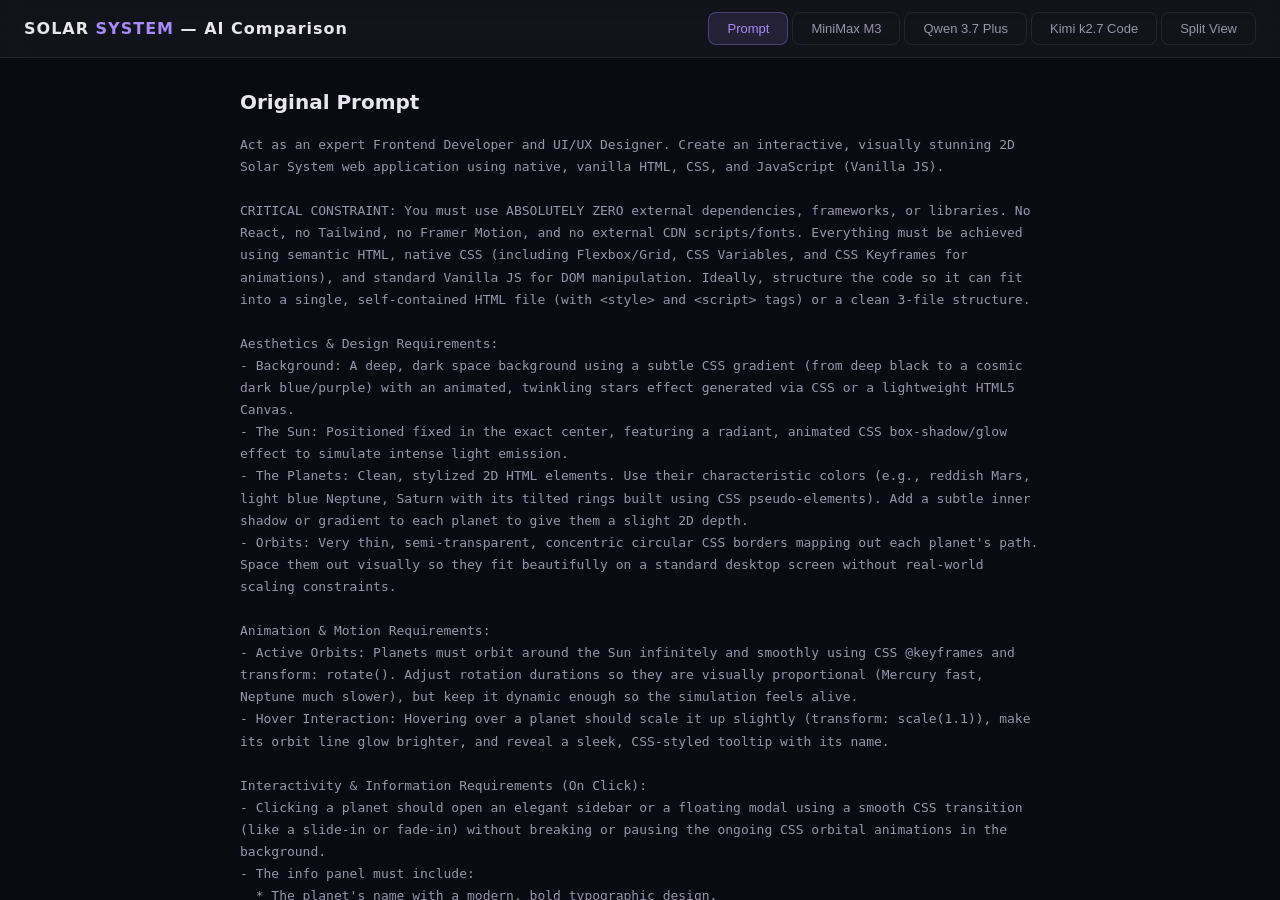
<file: index.html>
<!DOCTYPE html>
<html lang="es">
<head>
  <meta charset="UTF-8">
  <meta name="viewport" content="width=device-width, initial-scale=1.0">
  <title>AI Solar System — Comparison</title>
  <style>
    *, *::before, *::after { margin: 0; padding: 0; box-sizing: border-box; }

    :root {
      --bg: #0a0a12;
      --surface: rgba(255,255,255,0.04);
      --border: rgba(255,255,255,0.08);
      --text: #e8e6f0;
      --text-dim: #9895a8;
      --accent: #a78bfa;
    }

    body {
      font-family: -apple-system, BlinkMacSystemFont, 'Segoe UI', system-ui, sans-serif;
      background: var(--bg);
      color: var(--text);
      height: 100vh;
      display: flex;
      flex-direction: column;
      overflow: hidden;
    }

    header {
      display: flex;
      align-items: center;
      justify-content: space-between;
      padding: 12px 24px;
      border-bottom: 1px solid var(--border);
      background: var(--surface);
      backdrop-filter: blur(12px);
      flex-shrink: 0;
      gap: 16px;
      flex-wrap: wrap;
    }

    header h1 {
      font-size: 16px;
      font-weight: 600;
      letter-spacing: 1px;
      white-space: nowrap;
    }

    header h1 span { color: var(--accent); }

    .tabs {
      display: flex;
      gap: 4px;
    }

    .tab-btn {
      padding: 8px 18px;
      border: 1px solid var(--border);
      border-radius: 8px;
      background: transparent;
      color: var(--text-dim);
      font-size: 13px;
      font-weight: 500;
      cursor: pointer;
      transition: all 0.2s ease;
      white-space: nowrap;
    }

    .tab-btn:hover {
      background: rgba(255,255,255,0.06);
      color: var(--text);
    }

    .tab-btn.active {
      background: rgba(167,139,250,0.12);
      border-color: rgba(167,139,250,0.3);
      color: var(--accent);
    }

    .view-mode {
      display: flex;
      gap: 4px;
    }

    .view-btn {
      padding: 6px 12px;
      border: 1px solid var(--border);
      border-radius: 6px;
      background: transparent;
      color: var(--text-dim);
      font-size: 12px;
      cursor: pointer;
      transition: all 0.2s ease;
    }

    .view-btn:hover { background: rgba(255,255,255,0.06); color: var(--text); }
    .view-btn.active { background: rgba(167,139,250,0.12); border-color: rgba(167,139,250,0.3); color: var(--accent); }

    .content {
      flex: 1;
      display: flex;
      overflow: hidden;
      position: relative;
    }

    .pane {
      flex: 1;
      position: relative;
      border-right: 1px solid var(--border);
      display: flex;
      flex-direction: column;
      min-width: 0;
    }

    .pane:last-child { border-right: none; }

    .pane-label {
      padding: 6px 14px;
      font-size: 11px;
      font-weight: 600;
      text-transform: uppercase;
      letter-spacing: 1.5px;
      color: var(--accent);
      background: rgba(167,139,250,0.06);
      border-bottom: 1px solid var(--border);
      flex-shrink: 0;
    }

    .pane iframe {
      flex: 1;
      width: 100%;
      border: none;
      background: #000;
    }

    .prompt-view {
      flex: 1;
      overflow-y: auto;
      padding: 32px;
      display: none;
    }

    .prompt-view.active { display: block; }

    .prompt-view pre {
      font-family: 'SF Mono', 'Fira Code', 'Cascadia Code', monospace;
      font-size: 13px;
      line-height: 1.7;
      color: var(--text-dim);
      white-space: pre-wrap;
      word-break: break-word;
      max-width: 800px;
      margin: 0 auto;
    }

    .prompt-view h2 {
      font-size: 20px;
      margin-bottom: 20px;
      color: var(--text);
      max-width: 800px;
      margin-left: auto;
      margin-right: auto;
    }

    .hidden { display: none !important; }
  </style>
</head>
<body>

<header>
  <h1>SOLAR <span>SYSTEM</span> — AI Comparison</h1>
  <div class="tabs">
    <button class="tab-btn active" data-view="prompt">Prompt</button>
    <button class="tab-btn" data-view="minimax">MiniMax M3</button>
    <button class="tab-btn" data-view="qwen">Qwen 3.7 Plus</button>
    <button class="tab-btn" data-view="kimi">Kimi k2.7 Code</button>
    <button class="tab-btn" data-view="split">Split View</button>
  </div>
  <div class="view-mode hidden" id="splitModes">
    <button class="view-btn active" data-mode="dual">2 cols</button>
    <button class="view-btn" data-mode="triple">3 cols</button>
  </div>
</header>

<div class="content">
  <div class="prompt-view active" id="view-prompt">
    <h2>Original Prompt</h2>
    <pre id="promptContent"></pre>
  </div>

  <div class="pane hidden" id="view-minimax">
    <div class="pane-label">MiniMax M3</div>
    <iframe src="minimax-m3/index.html" title="MiniMax M3"></iframe>
  </div>

  <div class="pane hidden" id="view-qwen">
    <div class="pane-label">Qwen 3.7 Plus</div>
    <iframe src="qwen3.7plus/solar-system.html" title="Qwen 3.7 Plus"></iframe>
  </div>

  <div class="pane hidden" id="view-kimi">
    <div class="pane-label">Kimi k2.7 Code</div>
    <iframe src="kimik-2.7code/solar-system.html" title="Kimi k2.7 Code"></iframe>
  </div>

  <div class="pane hidden" id="split-minimax">
    <div class="pane-label">MiniMax M3</div>
    <iframe src="minimax-m3/index.html" title="MiniMax M3"></iframe>
  </div>

  <div class="pane hidden" id="split-qwen">
    <div class="pane-label">Qwen 3.7 Plus</div>
    <iframe src="qwen3.7plus/solar-system.html" title="Qwen 3.7 Plus"></iframe>
  </div>

  <div class="pane hidden" id="split-kimi">
    <div class="pane-label">Kimi k2.7 Code</div>
    <iframe src="kimik-2.7code/solar-system.html" title="Kimi k2.7 Code"></iframe>
  </div>
</div>

<script>
  const promptText = `Act as an expert Frontend Developer and UI/UX Designer. Create an interactive, visually stunning 2D Solar System web application using native, vanilla HTML, CSS, and JavaScript (Vanilla JS).

CRITICAL CONSTRAINT: You must use ABSOLUTELY ZERO external dependencies, frameworks, or libraries. No React, no Tailwind, no Framer Motion, and no external CDN scripts/fonts. Everything must be achieved using semantic HTML, native CSS (including Flexbox/Grid, CSS Variables, and CSS Keyframes for animations), and standard Vanilla JS for DOM manipulation. Ideally, structure the code so it can fit into a single, self-contained HTML file (with <style> and <script> tags) or a clean 3-file structure.

Aesthetics & Design Requirements:
- Background: A deep, dark space background using a subtle CSS gradient (from deep black to a cosmic dark blue/purple) with an animated, twinkling stars effect generated via CSS or a lightweight HTML5 Canvas.
- The Sun: Positioned fixed in the exact center, featuring a radiant, animated CSS box-shadow/glow effect to simulate intense light emission.
- The Planets: Clean, stylized 2D HTML elements. Use their characteristic colors (e.g., reddish Mars, light blue Neptune, Saturn with its tilted rings built using CSS pseudo-elements). Add a subtle inner shadow or gradient to each planet to give them a slight 2D depth.
- Orbits: Very thin, semi-transparent, concentric circular CSS borders mapping out each planet's path. Space them out visually so they fit beautifully on a standard desktop screen without real-world scaling constraints.

Animation & Motion Requirements:
- Active Orbits: Planets must orbit around the Sun infinitely and smoothly using CSS @keyframes and transform: rotate(). Adjust rotation durations so they are visually proportional (Mercury fast, Neptune much slower), but keep it dynamic enough so the simulation feels alive.
- Hover Interaction: Hovering over a planet should scale it up slightly (transform: scale(1.1)), make its orbit line glow brighter, and reveal a sleek, CSS-styled tooltip with its name.

Interactivity & Information Requirements (On Click):
- Clicking a planet should open an elegant sidebar or a floating modal using a smooth CSS transition (like a slide-in or fade-in) without breaking or pausing the ongoing CSS orbital animations in the background.
- The info panel must include:
  * The planet's name with a modern, bold typographic design.
  * A "Quick Facts" section in a clean CSS Grid layout (Distance from Sun, Relative Size, Orbital Period/Year Length, Average Temperature).
  * A brief, engaging description or a "Fun Fact".
  * A clear close button that hides the panel smoothly using JavaScript to toggle a CSS class.

Control UI:
- Add a small, sleek floating control panel in one of the corners with global controls: a Pause/Resume toggle button (which toggles a CSS class to pause animations via animation-play-state: paused) and a speed slider (using an HTML <input type="range">) to dynamically accelerate or decelerate the planetary movement using JavaScript to update a CSS custom property/variable.

Code Quality & UI Styling:
- Use a "Clean Sci-Fi" aesthetic: modern system sans-serif typography, rounded corners, and a glassmorphism effect (backdrop-filter: blur()) for the information panels and UI elements.
- Provide the complete, clean, and production-ready code with helpful comments.`;

  document.getElementById('promptContent').textContent = promptText;

  const tabBtns = document.querySelectorAll('.tab-btn');
  const viewBtns = document.querySelectorAll('.view-btn');
  const splitModes = document.getElementById('splitModes');
  let splitMode = 'dual';

  function setSplitMode(mode) {
    splitMode = mode;
    viewBtns.forEach(b => b.classList.toggle('active', b.dataset.mode === mode));
    updateSplitVisibility();
  }

  function updateSplitVisibility() {
    const inSplit = document.querySelector('.tab-btn.active')?.dataset.view === 'split';
    const showKimi = inSplit && splitMode === 'triple';
    document.getElementById('split-minimax').classList.toggle('hidden', !inSplit);
    document.getElementById('split-qwen').classList.toggle('hidden', !inSplit);
    document.getElementById('split-kimi').classList.toggle('hidden', !showKimi);
  }

  function showView(name) {
    tabBtns.forEach(b => b.classList.toggle('active', b.dataset.view === name));

    document.getElementById('view-prompt').classList.toggle('active', name === 'prompt');
    document.getElementById('view-minimax').classList.toggle('hidden', name !== 'minimax');
    document.getElementById('view-qwen').classList.toggle('hidden', name !== 'qwen');
    document.getElementById('view-kimi').classList.toggle('hidden', name !== 'kimi');

    splitModes.classList.toggle('hidden', name !== 'split');
    updateSplitVisibility();
  }

  tabBtns.forEach(btn => btn.addEventListener('click', () => showView(btn.dataset.view)));
  viewBtns.forEach(btn => btn.addEventListener('click', () => setSplitMode(btn.dataset.mode)));
</script>

</body>
</html>
</file>
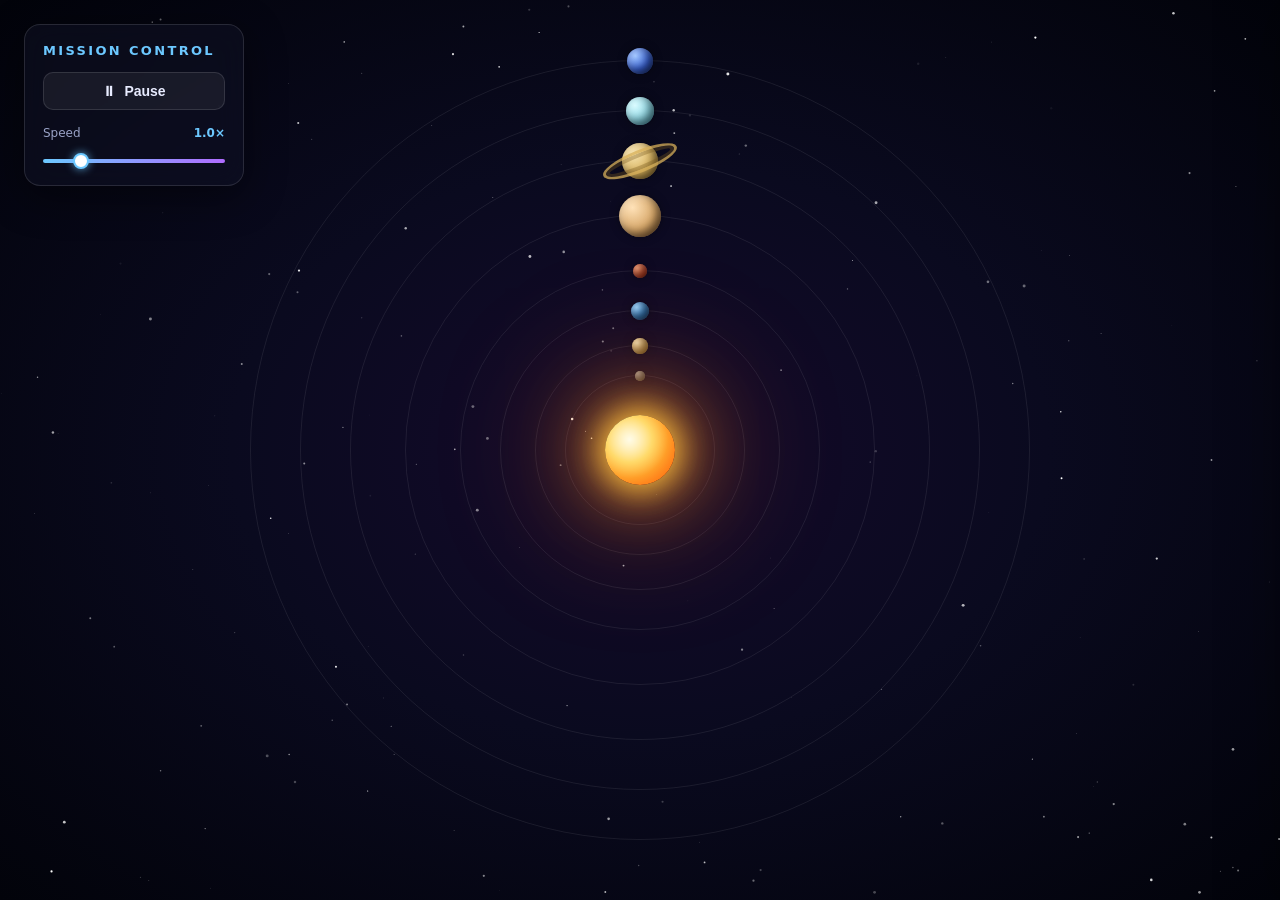
<file: GLM-5.2/index.html>
<!DOCTYPE html>
<html lang="en">
<head>
  <meta charset="UTF-8" />
  <meta name="viewport" content="width=device-width, initial-scale=1.0" />
  <title>Solar System | Interactive 2D Simulation</title>
  <link rel="stylesheet" href="styles.css" />
</head>
<body>
  <!--
    ============================================================
    INTERACTIVE 2D SOLAR SYSTEM
    Vanilla HTML / CSS / JS — zero external dependencies.
    ============================================================
  -->

  <!-- Twinkling starfield rendered on <canvas> for performance -->
  <canvas id="starfield" aria-hidden="true"></canvas>

  <!-- Main stage: holds the Sun + every orbit/planet -->
  <main id="solar-system" class="solar-system">

    <!-- The Sun: fixed dead-center with a radiant CSS glow -->
    <div class="sun" aria-label="The Sun">
      <span class="sun__core"></span>
    </div>

    <!--
      Planets are injected here by script.js from the PLANETS data array.
      Each generated node looks like:
      <div class="orbit" style="--base: 16s; --orbit-size: 340px;">
        <div class="planet planet--earth" data-planet="earth">
          <span class="planet__body"></span>
          <span class="planet__tooltip">Earth</span>
        </div>
      </div>
    -->
    <div id="orbits" class="orbits"></div>
  </main>

  <!-- Floating control panel (glassmorphism) -->
  <aside class="controls" aria-label="Simulation controls">
    <h2 class="controls__title">Mission Control</h2>

    <!-- Pause / Resume toggle -->
    <button id="pauseBtn" class="controls__btn" type="button" aria-pressed="false">
      <span class="controls__icon" aria-hidden="true">⏸</span>
      <span class="controls__label">Pause</span>
    </button>

    <!-- Speed slider: updates the --speed CSS custom property -->
    <label class="controls__slider" for="speedRange">
      <span class="controls__slider-head">
        <span>Speed</span>
        <span id="speedValue" class="controls__slider-val">1.0×</span>
      </span>
      <input id="speedRange" type="range" min="0.1" max="5" step="0.1" value="1" />
    </label>
  </aside>

  <!-- Slide-in info panel (hidden by default, toggled via .is-open) -->
  <aside id="infoPanel" class="info-panel" aria-hidden="true">
    <button id="closePanel" class="info-panel__close" type="button" aria-label="Close panel">✕</button>

    <!-- Planet visual swatch -->
    <div id="infoSwatch" class="info-panel__swatch"></div>

    <!-- Planet name -->
    <h2 id="infoName" class="info-panel__name"></h2>

    <!-- Quick Facts grid -->
    <section class="info-panel__facts">
      <h3 class="info-panel__heading">Quick Facts</h3>
      <div id="infoGrid" class="info-panel__grid"></div>
    </section>

    <!-- Description / Fun fact -->
    <section class="info-panel__desc">
      <h3 class="info-panel__heading">Did You Know?</h3>
      <p id="infoFact"></p>
    </section>
  </aside>

  <!-- Subtle scrim behind the panel; click to close -->
  <div id="scrim" class="scrim" aria-hidden="true"></div>

  <script src="script.js"></script>
</body>
</html>
</file>
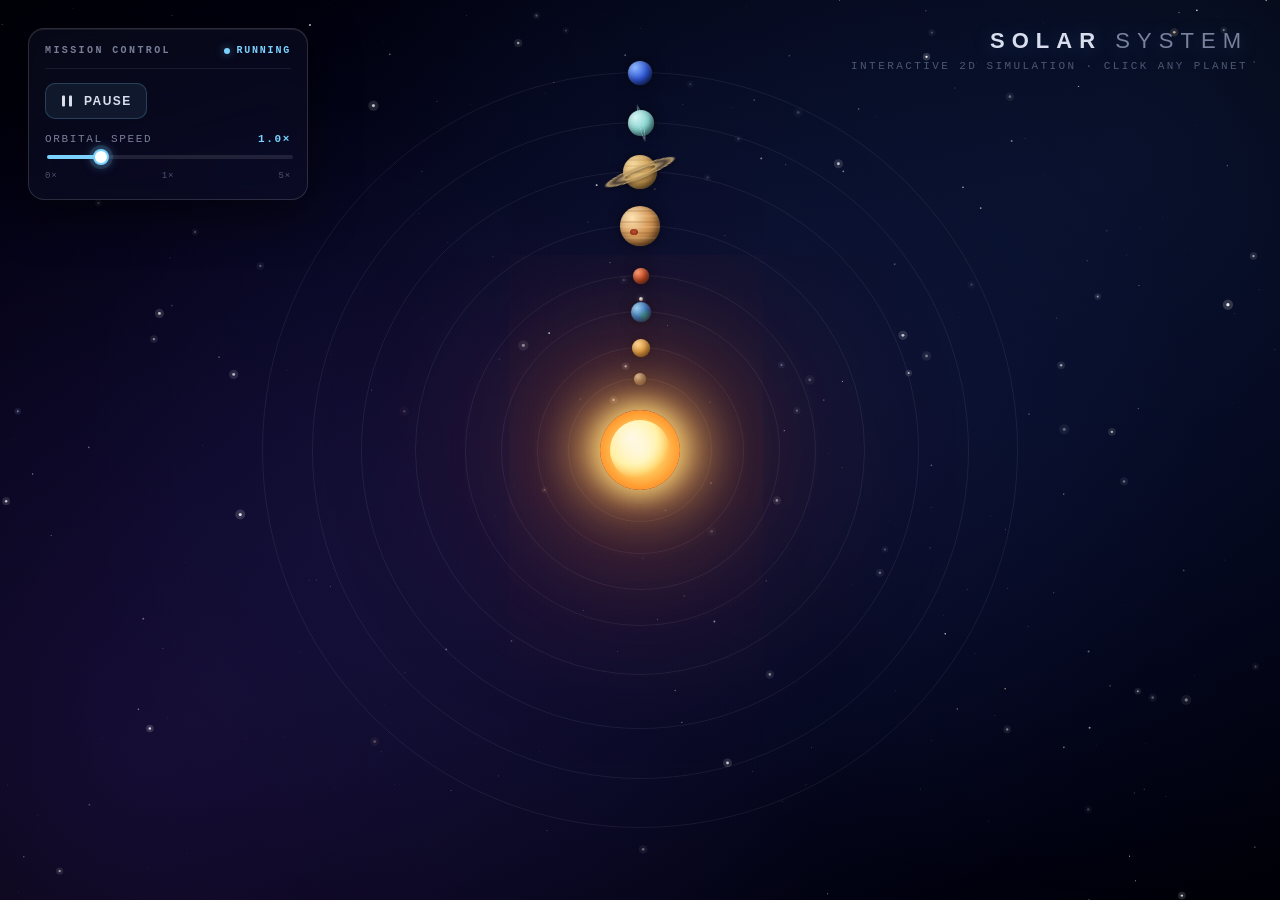
<file: minimax-m3/index.html>
<!DOCTYPE html>
<html lang="en">
<head>
  <meta charset="UTF-8" />
  <meta name="viewport" content="width=device-width, initial-scale=1.0" />
  <meta name="description" content="An interactive, animated 2D solar system built with vanilla HTML, CSS, and JavaScript." />
  <title>Solar System — Interactive 2D Simulation</title>
  <link rel="stylesheet" href="styles.css" />
</head>
<body>
  <!-- Animated twinkling starfield rendered via Canvas (lightweight & performant) -->
  <canvas id="starfield" aria-hidden="true"></canvas>

  <!-- Main stage that contains the sun, orbits, and planets -->
  <main class="solar-system" id="solarSystem" aria-label="Solar system simulation">
    <!-- The Sun, fixed at the exact visual center -->
    <div class="sun" aria-label="The Sun">
      <div class="sun-core"></div>
      <div class="sun-corona"></div>
    </div>

    <!-- Each .orbit owns:
         1) The visible orbit ring (its own border)
         2) A .orbit-track child that spins (carries the planet)
         3) A .planet-wrap that counter-rotates so tooltip stays upright
         4) The .planet element itself
         CSS custom properties on the .orbit element drive size & duration. -->

    <!-- MERCURY -->
    <div class="orbit" style="--orbit-size: 16vmin; --duration: 8s;">
      <div class="orbit-track">
        <div class="planet-wrap">
          <button class="planet mercury" type="button" data-planet="mercury" aria-label="Mercury">
            <span class="tooltip">Mercury</span>
          </button>
        </div>
      </div>
    </div>

    <!-- VENUS -->
    <div class="orbit" style="--orbit-size: 23vmin; --duration: 14s;">
      <div class="orbit-track">
        <div class="planet-wrap">
          <button class="planet venus" type="button" data-planet="venus" aria-label="Venus">
            <span class="tooltip">Venus</span>
          </button>
        </div>
      </div>
    </div>

    <!-- EARTH (with tiny orbiting moon) -->
    <div class="orbit" style="--orbit-size: 31vmin; --duration: 20s;">
      <div class="orbit-track">
        <div class="planet-wrap">
          <button class="planet earth" type="button" data-planet="earth" aria-label="Earth">
            <span class="tooltip">Earth</span>
            <span class="moon" aria-hidden="true"></span>
          </button>
        </div>
      </div>
    </div>

    <!-- MARS -->
    <div class="orbit" style="--orbit-size: 39vmin; --duration: 28s;">
      <div class="orbit-track">
        <div class="planet-wrap">
          <button class="planet mars" type="button" data-planet="mars" aria-label="Mars">
            <span class="tooltip">Mars</span>
          </button>
        </div>
      </div>
    </div>

    <!-- JUPITER -->
    <div class="orbit" style="--orbit-size: 50vmin; --duration: 45s;">
      <div class="orbit-track">
        <div class="planet-wrap">
          <button class="planet jupiter" type="button" data-planet="jupiter" aria-label="Jupiter">
            <span class="tooltip">Jupiter</span>
          </button>
        </div>
      </div>
    </div>

    <!-- SATURN (with CSS tilted rings) -->
    <div class="orbit" style="--orbit-size: 62vmin; --duration: 65s;">
      <div class="orbit-track">
        <div class="planet-wrap">
          <button class="planet saturn" type="button" data-planet="saturn" aria-label="Saturn">
            <span class="tooltip">Saturn</span>
          </button>
        </div>
      </div>
    </div>

    <!-- URANUS -->
    <div class="orbit" style="--orbit-size: 73vmin; --duration: 85s;">
      <div class="orbit-track">
        <div class="planet-wrap">
          <button class="planet uranus" type="button" data-planet="uranus" aria-label="Uranus">
            <span class="tooltip">Uranus</span>
          </button>
        </div>
      </div>
    </div>

    <!-- NEPTUNE -->
    <div class="orbit" style="--orbit-size: 84vmin; --duration: 110s;">
      <div class="orbit-track">
        <div class="planet-wrap">
          <button class="planet neptune" type="button" data-planet="neptune" aria-label="Neptune">
            <span class="tooltip">Neptune</span>
          </button>
        </div>
      </div>
    </div>
  </main>

  <!-- Floating glassmorphism control panel (top-left, sleek sci-fi vibe) -->
  <aside class="control-panel" aria-label="Simulation controls">
    <div class="control-panel__header">
      <span class="control-panel__title">Mission Control</span>
      <span class="control-panel__status" id="statusIndicator">
        <span class="status-dot"></span>
        <span class="status-text">Running</span>
      </span>
    </div>

    <div class="control-panel__body">
      <!-- Pause/Resume toggle -->
      <button class="btn-toggle" id="pauseBtn" type="button" aria-pressed="false">
        <svg class="icon icon-pause" width="14" height="14" viewBox="0 0 14 14" aria-hidden="true">
          <rect x="2" y="1.5" width="3" height="11" rx="1" />
          <rect x="9" y="1.5" width="3" height="11" rx="1" />
        </svg>
        <svg class="icon icon-play" width="14" height="14" viewBox="0 0 14 14" aria-hidden="true">
          <path d="M3 1.5 L12 7 L3 12.5 Z" />
        </svg>
        <span class="btn-toggle__label">Pause</span>
      </button>

      <!-- Speed slider -->
      <div class="slider-group">
        <div class="slider-group__header">
          <label for="speedSlider">Orbital Speed</label>
          <span class="slider-value" id="speedValue">1.0×</span>
        </div>
        <input
          type="range"
          id="speedSlider"
          min="0"
          max="5"
          step="0.1"
          value="1"
          aria-label="Orbital speed multiplier"
        />
        <div class="slider-ticks" aria-hidden="true">
          <span>0×</span><span>1×</span><span>5×</span>
        </div>
      </div>
    </div>
  </aside>

  <!-- Sleek attribution/title block (top-right) -->
  <header class="hero" aria-label="App title">
    <h1 class="hero__title">SOLAR <span>SYSTEM</span></h1>
    <p class="hero__subtitle">Interactive 2D Simulation · Click any planet</p>
  </header>

  <!-- Slide-in information panel (right side). Hidden by default. -->
  <section class="info-panel" id="infoPanel" aria-hidden="true" aria-label="Planet information">
    <button class="info-panel__close" id="closeInfoBtn" type="button" aria-label="Close info panel">
      <svg width="16" height="16" viewBox="0 0 16 16" aria-hidden="true">
        <path d="M3 3 L13 13 M13 3 L3 13" stroke="currentColor" stroke-width="1.6" stroke-linecap="round" />
      </svg>
    </button>

    <div class="info-panel__header">
      <span class="info-panel__eyebrow" id="planetEyebrow">Planet · 03 of 08</span>
      <div class="info-panel__planet-visual" id="planetVisual" aria-hidden="true"></div>
      <h2 class="info-panel__name" id="planetName">Earth</h2>
      <p class="info-panel__tag" id="planetTag">The Blue Marble</p>
    </div>

    <div class="info-panel__facts" id="planetFacts">
      <!-- Populated by JS: 4 cards in a CSS grid (Distance, Size, Year, Temp) -->
    </div>

    <div class="info-panel__desc">
      <h3>Overview</h3>
      <p id="planetDesc">—</p>
    </div>

    <div class="info-panel__fun">
      <h3>Fun Fact</h3>
      <p id="planetFun">—</p>
    </div>
  </section>

  <!-- Backdrop dimmer for the info panel (also closes the panel on click) -->
  <div class="info-backdrop" id="infoBackdrop" aria-hidden="true"></div>

  <script src="script.js"></script>
</body>
</html>
</file>
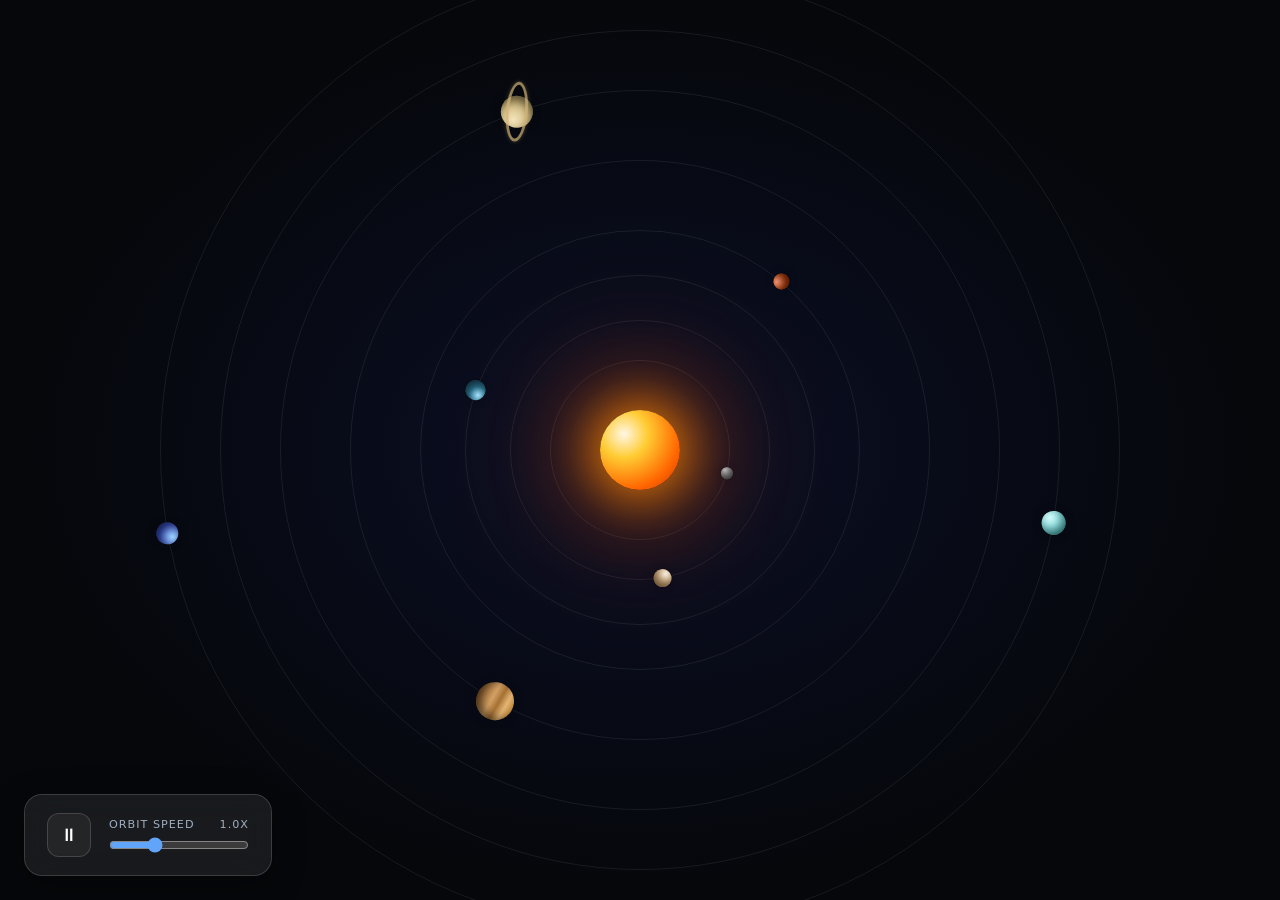
<file: kimik-2.7code/solar-system.html>
<!DOCTYPE html>
<html lang="en">
<head>
  <meta charset="UTF-8">
  <meta name="viewport" content="width=device-width, initial-scale=1.0">
  <title>Interactive 2D Solar System</title>
  <style>
    /* =====================================================
       CSS VARIABLES & GLOBAL RESET
       ===================================================== */
    :root {
      --orbit-speed: 1;
      --space-black: #05070a;
      --space-blue: #0b1026;
      --space-purple: #1a0b2e;
      --glass-bg: rgba(255, 255, 255, 0.08);
      --glass-border: rgba(255, 255, 255, 0.15);
      --text-primary: #ffffff;
      --text-secondary: #a0aec0;
      --accent: #60a5fa;
    }

    * {
      margin: 0;
      padding: 0;
      box-sizing: border-box;
    }

    html, body {
      width: 100%;
      height: 100%;
      overflow: hidden;
      font-family: system-ui, -apple-system, BlinkMacSystemFont, "Segoe UI", Roboto, sans-serif;
      color: var(--text-primary);
      background: radial-gradient(ellipse at center, var(--space-blue) 0%, var(--space-black) 70%);
    }

    /* =====================================================
       TWINKLING STARFIELD (CSS-only)
       ===================================================== */
    .stars {
      position: fixed;
      inset: 0;
      pointer-events: none;
      z-index: 0;
    }

    .star {
      position: absolute;
      background: white;
      border-radius: 50%;
      opacity: 0;
      animation: twinkle var(--duration) ease-in-out infinite;
      animation-delay: var(--delay);
    }

    @keyframes twinkle {
      0%, 100% { opacity: 0.15; transform: scale(0.8); }
      50% { opacity: var(--max-opacity); transform: scale(1.2); }
    }

    /* =====================================================
       MAIN SOLAR SYSTEM STAGE
       ===================================================== */
    .solar-system {
      position: fixed;
      inset: 0;
      display: flex;
      align-items: center;
      justify-content: center;
      z-index: 1;
    }

    /* =====================================================
       THE SUN
       ===================================================== */
    .sun {
      position: absolute;
      width: 80px;
      height: 80px;
      border-radius: 50%;
      background: radial-gradient(circle at 30% 30%, #fff7e6, #ffcc33 30%, #ff6600 70%, #cc3300 100%);
      box-shadow:
        0 0 40px 10px rgba(255, 140, 0, 0.6),
        0 0 80px 30px rgba(255, 100, 0, 0.35),
        0 0 140px 60px rgba(255, 80, 0, 0.15);
      z-index: 10;
      animation: sunPulse 4s ease-in-out infinite;
    }

    @keyframes sunPulse {
      0%, 100% { transform: scale(1); box-shadow: 0 0 40px 10px rgba(255, 140, 0, 0.6), 0 0 80px 30px rgba(255, 100, 0, 0.35), 0 0 140px 60px rgba(255, 80, 0, 0.15); }
      50% { transform: scale(1.03); box-shadow: 0 0 50px 15px rgba(255, 140, 0, 0.7), 0 0 100px 40px rgba(255, 100, 0, 0.4), 0 0 160px 70px rgba(255, 80, 0, 0.2); }
    }

    /* =====================================================
       ORBITS
       ===================================================== */
    .orbit {
      position: absolute;
      border-radius: 50%;
      border: 1px solid rgba(255, 255, 255, 0.08);
      transform: translate(-50%, -50%);
      top: 50%;
      left: 50%;
      transition: border-color 0.3s ease, box-shadow 0.3s ease;
      pointer-events: none;
    }

    /* =====================================================
       PLANET HOLDERS (rotate around sun)
       ===================================================== */
    .planet-arm {
      position: absolute;
      top: 50%;
      left: 50%;
      transform-origin: 0 0;
      pointer-events: none;
      z-index: 20;
    }

    .planet {
      position: absolute;
      border-radius: 50%;
      cursor: pointer;
      pointer-events: auto;
      transition: transform 0.25s ease, filter 0.25s ease;
      transform: translate(-50%, -50%);
      box-shadow: inset -4px -4px 8px rgba(0, 0, 0, 0.5), 0 0 10px rgba(0,0,0,0.3);
    }

    .planet:hover {
      transform: translate(-50%, -50%) scale(1.35);
      filter: brightness(1.25);
      z-index: 50;
    }

    /* Counter-rotate planet so hover/scaling looks natural */
    .planet-arm {
      animation: orbit var(--duration) linear infinite;
      animation-play-state: running;
    }

    .solar-system.paused .planet-arm {
      animation-play-state: paused;
    }

    @keyframes orbit {
      from { transform: rotate(0deg); }
      to { transform: rotate(360deg); }
    }

    /* =====================================================
       INDIVIDUAL PLANET STYLES
       ===================================================== */
    .mercury { width: 12px; height: 12px; background: radial-gradient(circle at 30% 30%, #e2e2e2, #8c8c8c 60%, #5a5a5a 100%); }
    .venus   { width: 18px; height: 18px; background: radial-gradient(circle at 30% 30%, #fff5e6, #e6b87d 60%, #b38b5d 100%); }
    .earth   { width: 20px; height: 20px; background: radial-gradient(circle at 30% 30%, #a8e6ff, #2e7d9c 45%, #1a4d5c 100%); }
    .mars    { width: 16px; height: 16px; background: radial-gradient(circle at 30% 30%, #ff9e7d, #c1440e 60%, #8a2b08 100%); }
    .jupiter { width: 38px; height: 38px; background: linear-gradient(180deg, #c99039 0%, #e3b474 20%, #a67133 40%, #d4a064 60%, #8f5e2d 100%); }
    .saturn  { width: 32px; height: 32px; background: radial-gradient(circle at 30% 30%, #f4e4bc, #cbb477 60%, #9e8a5e 100%); position: relative; }
    .uranus  { width: 24px; height: 24px; background: radial-gradient(circle at 30% 30%, #d4f9f9, #7de3e3 60%, #3ba8a8 100%); }
    .neptune { width: 22px; height: 22px; background: radial-gradient(circle at 30% 30%, #9ed6ff, #3e54c7 60%, #1e2f7a 100%); }

    /* Saturn's tilted rings using pseudo-elements */
    .saturn::before,
    .saturn::after {
      content: "";
      position: absolute;
      top: 50%;
      left: 50%;
      border-radius: 50%;
      transform: translate(-50%, -50%) rotate(25deg);
      pointer-events: none;
    }

    .saturn::before {
      width: 54px;
      height: 16px;
      border: 3px solid rgba(210, 180, 120, 0.7);
      box-shadow: 0 0 4px rgba(210, 180, 120, 0.3);
    }

    .saturn::after {
      width: 42px;
      height: 12px;
      border: 2px solid rgba(180, 150, 90, 0.5);
    }

    /* =====================================================
       TOOLTIP ON HOVER
       ===================================================== */
    .planet::after {
      content: attr(data-name);
      position: absolute;
      top: -28px;
      left: 50%;
      transform: translateX(-50%) scale(0.8);
      padding: 4px 10px;
      background: var(--glass-bg);
      backdrop-filter: blur(8px);
      border: 1px solid var(--glass-border);
      border-radius: 6px;
      font-size: 11px;
      font-weight: 600;
      letter-spacing: 0.5px;
      text-transform: uppercase;
      white-space: nowrap;
      opacity: 0;
      pointer-events: none;
      transition: opacity 0.2s ease, transform 0.2s ease;
    }

    .planet:hover::after {
      opacity: 1;
      transform: translateX(-50%) scale(1);
    }

    /* =====================================================
       INFO PANEL (Sidebar)
       ===================================================== */
    .info-panel {
      position: fixed;
      top: 0;
      right: 0;
      width: min(420px, 90vw);
      height: 100%;
      padding: 32px;
      background: rgba(10, 14, 30, 0.72);
      backdrop-filter: blur(18px);
      border-left: 1px solid var(--glass-border);
      z-index: 100;
      transform: translateX(100%);
      transition: transform 0.45s cubic-bezier(0.22, 1, 0.36, 1);
      overflow-y: auto;
    }

    .info-panel.open {
      transform: translateX(0);
    }

    .info-panel h2 {
      font-size: 2.4rem;
      font-weight: 800;
      margin-bottom: 8px;
      background: linear-gradient(90deg, #fff, var(--accent));
      -webkit-background-clip: text;
      -webkit-text-fill-color: transparent;
      letter-spacing: -0.5px;
    }

    .info-panel .subtitle {
      color: var(--text-secondary);
      font-size: 0.95rem;
      margin-bottom: 28px;
    }

    .info-panel .close-btn {
      position: absolute;
      top: 24px;
      right: 24px;
      width: 38px;
      height: 38px;
      border-radius: 50%;
      border: 1px solid var(--glass-border);
      background: var(--glass-bg);
      color: var(--text-primary);
      font-size: 22px;
      cursor: pointer;
      display: flex;
      align-items: center;
      justify-content: center;
      transition: background 0.2s ease, transform 0.2s ease;
    }

    .info-panel .close-btn:hover {
      background: rgba(255, 255, 255, 0.15);
      transform: rotate(90deg);
    }

    .facts-grid {
      display: grid;
      grid-template-columns: 1fr 1fr;
      gap: 14px;
      margin-bottom: 28px;
    }

    .fact-card {
      padding: 16px;
      background: var(--glass-bg);
      border: 1px solid var(--glass-border);
      border-radius: 14px;
      transition: transform 0.2s ease, border-color 0.2s ease;
    }

    .fact-card:hover {
      transform: translateY(-3px);
      border-color: rgba(255, 255, 255, 0.3);
    }

    .fact-card .label {
      font-size: 0.7rem;
      text-transform: uppercase;
      letter-spacing: 1px;
      color: var(--text-secondary);
      margin-bottom: 6px;
    }

    .fact-card .value {
      font-size: 1.05rem;
      font-weight: 700;
    }

    .description {
      line-height: 1.7;
      color: #cbd5e1;
      margin-bottom: 24px;
    }

    .fun-fact {
      padding: 18px;
      background: rgba(96, 165, 250, 0.12);
      border-left: 3px solid var(--accent);
      border-radius: 0 12px 12px 0;
    }

    .fun-fact strong {
      display: block;
      margin-bottom: 6px;
      color: var(--accent);
    }

    /* =====================================================
       FLOATING CONTROL PANEL
       ===================================================== */
    .controls {
      position: fixed;
      bottom: 24px;
      left: 24px;
      padding: 18px 22px;
      background: var(--glass-bg);
      backdrop-filter: blur(16px);
      border: 1px solid var(--glass-border);
      border-radius: 18px;
      z-index: 90;
      display: flex;
      align-items: center;
      gap: 18px;
      box-shadow: 0 8px 32px rgba(0, 0, 0, 0.35);
    }

    .controls button {
      width: 44px;
      height: 44px;
      border-radius: 12px;
      border: 1px solid var(--glass-border);
      background: rgba(255, 255, 255, 0.05);
      color: var(--text-primary);
      font-size: 18px;
      cursor: pointer;
      display: flex;
      align-items: center;
      justify-content: center;
      transition: background 0.2s ease, transform 0.15s ease;
    }

    .controls button:hover {
      background: rgba(255, 255, 255, 0.12);
      transform: scale(1.05);
    }

    .controls .speed-control {
      display: flex;
      flex-direction: column;
      gap: 6px;
      min-width: 140px;
    }

    .controls .speed-control label {
      font-size: 0.7rem;
      text-transform: uppercase;
      letter-spacing: 1px;
      color: var(--text-secondary);
      display: flex;
      justify-content: space-between;
    }

    .controls input[type="range"] {
      width: 100%;
      accent-color: var(--accent);
      cursor: pointer;
    }

    /* =====================================================
       RESPONSIVE ADJUSTMENTS
       ===================================================== */
    @media (max-width: 600px) {
      .sun { width: 56px; height: 56px; }
      .controls { left: 12px; right: 12px; bottom: 12px; justify-content: space-between; }
      .info-panel { width: 100%; padding: 24px; }
      .facts-grid { grid-template-columns: 1fr; }
    }
  </style>
</head>
<body>

  <!-- Animated starfield -->
  <div class="stars" id="stars"></div>

  <!-- Solar System Stage -->
  <div class="solar-system" id="solarSystem">
    <div class="sun" aria-label="The Sun"></div>
    <!-- Orbits and planets are injected by JavaScript -->
  </div>

  <!-- Info Panel (Slide-in Sidebar) -->
  <aside class="info-panel" id="infoPanel" aria-hidden="true">
    <button class="close-btn" id="closeBtn" aria-label="Close information panel">&times;</button>
    <h2 id="planetName">Planet</h2>
    <p class="subtitle" id="planetSubtitle">Quick facts</p>

    <div class="facts-grid" id="factsGrid">
      <!-- Facts injected by JS -->
    </div>

    <p class="description" id="planetDescription"></p>

    <div class="fun-fact">
      <strong>Fun Fact</strong>
      <span id="planetFunFact"></span>
    </div>
  </aside>

  <!-- Floating Controls -->
  <div class="controls">
    <button id="pauseBtn" aria-label="Pause or resume animation">
      <span id="pauseIcon">⏸</span>
    </button>
    <div class="speed-control">
      <label for="speedSlider">Orbit Speed <span id="speedValue">1.0x</span></label>
      <input type="range" id="speedSlider" min="0.1" max="3" step="0.1" value="1">
    </div>
  </div>

  <script>
    /* =====================================================
       PLANET DATA
       Distances and sizes are stylized for visual beauty,
       not to real-world scale.
       ===================================================== */
    const planets = [
      {
        name: "Mercury",
        className: "mercury",
        orbitRadius: 90,
        duration: 8,
        startAngle: 15,
        facts: {
          "Distance from Sun": "58 million km",
          "Relative Size": "0.38 Earths",
          "Orbital Period": "88 Earth days",
          "Avg. Temperature": "167°C"
        },
        description: "Mercury is the smallest planet in our Solar System and the closest to the Sun. It has no atmosphere, so temperatures swing wildly between blistering days and freezing nights.",
        funFact: "A day on Mercury (sunrise to sunrise) lasts about 176 Earth days—longer than its year!"
      },
      {
        name: "Venus",
        className: "venus",
        orbitRadius: 130,
        duration: 14,
        startAngle: 80,
        facts: {
          "Distance from Sun": "108 million km",
          "Relative Size": "0.95 Earths",
          "Orbital Period": "225 Earth days",
          "Avg. Temperature": "464°C"
        },
        description: "Venus is shrouded in thick, toxic clouds of sulfuric acid that trap heat in a runaway greenhouse effect, making it the hottest planet in the Solar System.",
        funFact: "Venus rotates backwards, so the Sun rises in the west and sets in the east."
      },
      {
        name: "Earth",
        className: "earth",
        orbitRadius: 175,
        duration: 22,
        startAngle: 200,
        facts: {
          "Distance from Sun": "150 million km",
          "Relative Size": "1.00 Earth",
          "Orbital Period": "365.25 days",
          "Avg. Temperature": "15°C"
        },
        description: "Our home planet is the only place we know of that supports life. Its oceans, atmosphere, and magnetic field create a uniquely habitable environment.",
        funFact: "Earth is not a perfect sphere—it bulges slightly at the equator due to its rotation."
      },
      {
        name: "Mars",
        className: "mars",
        orbitRadius: 220,
        duration: 32,
        startAngle: 310,
        facts: {
          "Distance from Sun": "228 million km",
          "Relative Size": "0.53 Earths",
          "Orbital Period": "687 Earth days",
          "Avg. Temperature": "-65°C"
        },
        description: "Mars, the Red Planet, gets its color from iron oxide rusting on its surface. It has the largest volcano and deepest canyon in the Solar System.",
        funFact: "Mars has two small moons—Phobos and Deimos—which may be captured asteroids."
      },
      {
        name: "Jupiter",
        className: "jupiter",
        orbitRadius: 290,
        duration: 55,
        startAngle: 120,
        facts: {
          "Distance from Sun": "778 million km",
          "Relative Size": "11.2 Earths",
          "Orbital Period": "11.86 Earth years",
          "Avg. Temperature": "-110°C"
        },
        description: "Jupiter is a gas giant and the largest planet in our Solar System. Its Great Red Spot is a raging storm that has lasted for centuries.",
        funFact: "Jupiter has more than 90 known moons, including Ganymede, the largest moon in the Solar System."
      },
      {
        name: "Saturn",
        className: "saturn",
        orbitRadius: 360,
        duration: 78,
        startAngle: 250,
        facts: {
          "Distance from Sun": "1.43 billion km",
          "Relative Size": "9.45 Earths",
          "Orbital Period": "29.45 Earth years",
          "Avg. Temperature": "-140°C"
        },
        description: "Saturn is famous for its magnificent ring system, made mostly of ice particles, rocky debris, and dust. It is less dense than water.",
        funFact: "Saturn's rings are incredibly thin—only about 10 meters thick in most places."
      },
      {
        name: "Uranus",
        className: "uranus",
        orbitRadius: 420,
        duration: 110,
        startAngle: 10,
        facts: {
          "Distance from Sun": "2.87 billion km",
          "Relative Size": "4.00 Earths",
          "Orbital Period": "84 Earth years",
          "Avg. Temperature": "-195°C"
        },
        description: "Uranus is an ice giant that rotates on its side, likely due to a massive collision early in its history. Its blue-green color comes from methane in its atmosphere.",
        funFact: "Uranus has faint rings and 27 known moons named after characters from Shakespeare and Pope."
      },
      {
        name: "Neptune",
        className: "neptune",
        orbitRadius: 480,
        duration: 150,
        startAngle: 170,
        facts: {
          "Distance from Sun": "4.5 billion km",
          "Relative Size": "3.88 Earths",
          "Orbital Period": "165 Earth years",
          "Avg. Temperature": "-200°C"
        },
        description: "Neptune is the most distant major planet and the windiest, with supersonic winds of frozen methane swirling through its deep blue atmosphere.",
        funFact: "Neptune was the first planet predicted by mathematics before it was observed through a telescope."
      }
    ];

    /* =====================================================
       DOM ELEMENTS
       ===================================================== */
    const solarSystem = document.getElementById('solarSystem');
    const infoPanel = document.getElementById('infoPanel');
    const closeBtn = document.getElementById('closeBtn');
    const pauseBtn = document.getElementById('pauseBtn');
    const pauseIcon = document.getElementById('pauseIcon');
    const speedSlider = document.getElementById('speedSlider');
    const speedValue = document.getElementById('speedValue');
    const starsContainer = document.getElementById('stars');

    /* =====================================================
       INITIALIZE STARFIELD
       ===================================================== */
    function createStars(count = 200) {
      for (let i = 0; i < count; i++) {
        const star = document.createElement('div');
        star.className = 'star';
        const size = Math.random() * 2 + 1;
        star.style.width = `${size}px`;
        star.style.height = `${size}px`;
        star.style.left = `${Math.random() * 100}%`;
        star.style.top = `${Math.random() * 100}%`;
        star.style.setProperty('--duration', `${Math.random() * 3 + 2}s`);
        star.style.setProperty('--delay', `${Math.random() * 5}s`);
        star.style.setProperty('--max-opacity', `${Math.random() * 0.7 + 0.3}`);
        starsContainer.appendChild(star);
      }
    }

    /* =====================================================
       INITIALIZE PLANETS & ORBITS
       ===================================================== */
    function createSolarSystem() {
      planets.forEach((planet, index) => {
        // Create orbit ring
        const orbit = document.createElement('div');
        orbit.className = 'orbit';
        orbit.style.width = `${planet.orbitRadius * 2}px`;
        orbit.style.height = `${planet.orbitRadius * 2}px`;
        orbit.dataset.planet = planet.name;
        solarSystem.appendChild(orbit);

        // Create rotating arm
        const arm = document.createElement('div');
        arm.className = 'planet-arm';
        arm.style.setProperty('--duration', `${planet.duration}s`);
        arm.style.transform = `rotate(${planet.startAngle}deg)`;

        // Create planet body
        const body = document.createElement('div');
        body.className = `planet ${planet.className}`;
        body.dataset.name = planet.name;
        body.style.left = `${planet.orbitRadius}px`;
        body.style.top = '0px';
        body.setAttribute('role', 'button');
        body.setAttribute('tabindex', '0');
        body.setAttribute('aria-label', `Learn about ${planet.name}`);

        // Click handler
        body.addEventListener('click', () => openInfoPanel(planet));
        body.addEventListener('keydown', (e) => {
          if (e.key === 'Enter' || e.key === ' ') openInfoPanel(planet);
        });

        // Hover highlights the matching orbit
        body.addEventListener('mouseenter', () => highlightOrbit(planet.name, true));
        body.addEventListener('mouseleave', () => highlightOrbit(planet.name, false));

        arm.appendChild(body);
        solarSystem.appendChild(arm);
      });
    }

    /* =====================================================
       ORBIT HIGHLIGHT ON HOVER
       ===================================================== */
    function highlightOrbit(planetName, active) {
      const orbit = document.querySelector(`.orbit[data-planet="${planetName}"]`);
      if (!orbit) return;
      orbit.style.borderColor = active ? 'rgba(96, 165, 250, 0.55)' : 'rgba(255, 255, 255, 0.08)';
      orbit.style.boxShadow = active ? '0 0 18px rgba(96, 165, 250, 0.25)' : 'none';
    }

    /* =====================================================
       INFO PANEL LOGIC
       ===================================================== */
    function openInfoPanel(planet) {
      document.getElementById('planetName').textContent = planet.name;
      document.getElementById('planetSubtitle').textContent = `Learn about ${planet.name}`;
      document.getElementById('planetDescription').textContent = planet.description;
      document.getElementById('planetFunFact').textContent = planet.funFact;

      const grid = document.getElementById('factsGrid');
      grid.innerHTML = '';
      Object.entries(planet.facts).forEach(([label, value]) => {
        const card = document.createElement('div');
        card.className = 'fact-card';
        card.innerHTML = `<div class="label">${label}</div><div class="value">${value}</div>`;
        grid.appendChild(card);
      });

      infoPanel.classList.add('open');
      infoPanel.setAttribute('aria-hidden', 'false');
    }

    function closeInfoPanel() {
      infoPanel.classList.remove('open');
      infoPanel.setAttribute('aria-hidden', 'true');
    }

    closeBtn.addEventListener('click', closeInfoPanel);

    // Close panel when clicking outside
    document.addEventListener('click', (e) => {
      if (infoPanel.classList.contains('open') &&
          !infoPanel.contains(e.target) &&
          !e.target.closest('.planet')) {
        closeInfoPanel();
      }
    });

    /* =====================================================
       PAUSE / RESUME CONTROL
       ===================================================== */
    let isPaused = false;
    pauseBtn.addEventListener('click', () => {
      isPaused = !isPaused;
      solarSystem.classList.toggle('paused', isPaused);
      pauseIcon.textContent = isPaused ? '▶' : '⏸';
      pauseBtn.setAttribute('aria-label', isPaused ? 'Resume animation' : 'Pause animation');
    });

    /* =====================================================
       SPEED SLIDER CONTROL
       Updates a CSS custom property that scales animation
       durations via calc().
       ===================================================== */
    speedSlider.addEventListener('input', (e) => {
      const speed = parseFloat(e.target.value);
      document.documentElement.style.setProperty('--orbit-speed', speed);
      speedValue.textContent = `${speed.toFixed(1)}x`;

      // Update each arm's animation duration based on base duration / speed
      document.querySelectorAll('.planet-arm').forEach((arm, i) => {
        const baseDuration = planets[i].duration;
        arm.style.animationDuration = `${baseDuration / speed}s`;
      });
    });

    /* =====================================================
       BOOT
       ===================================================== */
    createStars();
    createSolarSystem();
  </script>
</body>
</html>
</file>
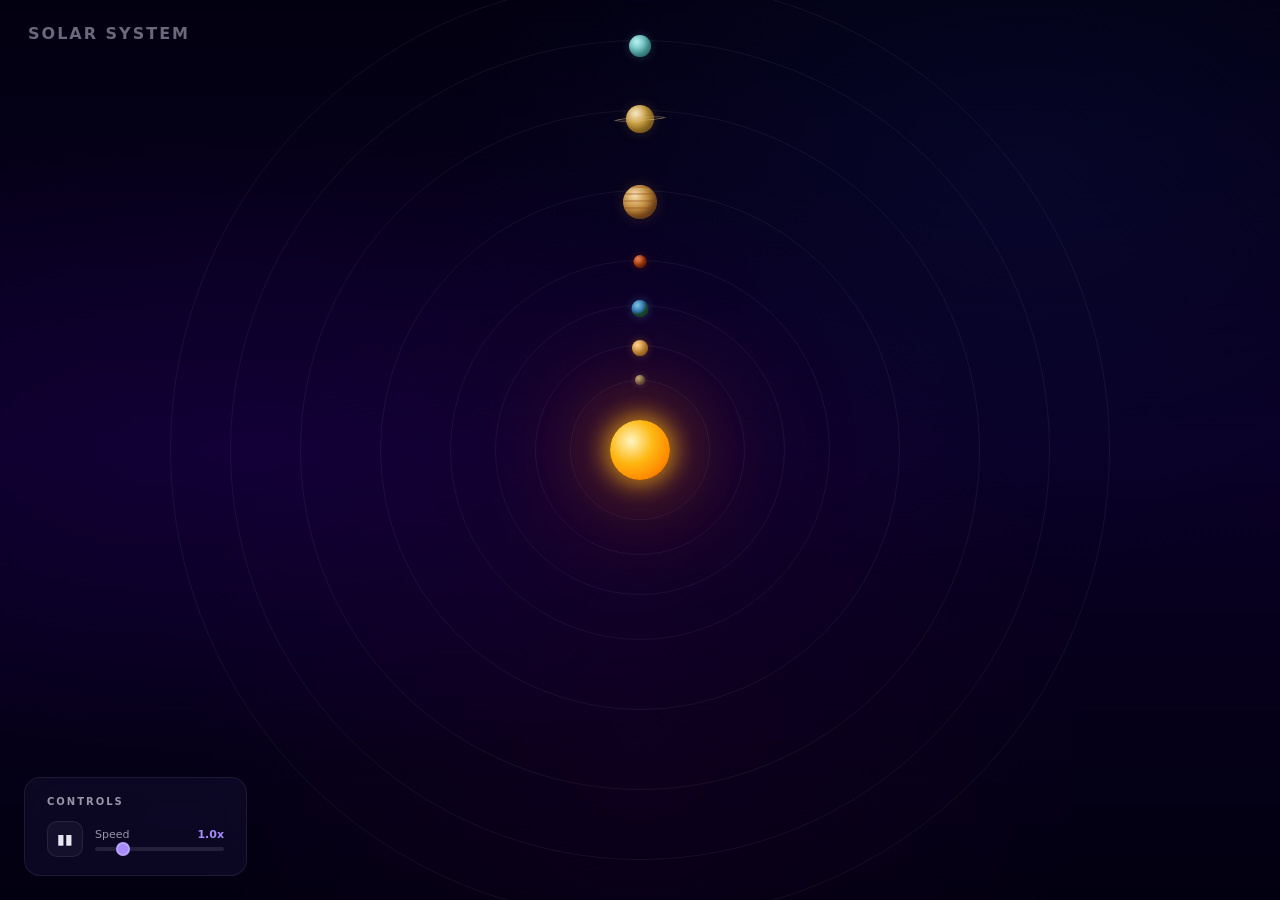
<file: qwen3.7plus/solar-system.html>
<!DOCTYPE html>
<html lang="en">
<head>
<meta charset="UTF-8">
<meta name="viewport" content="width=device-width, initial-scale=1.0">
<title>Solar System Explorer</title>
<style>
/* ============================================
   CSS CUSTOM PROPERTIES
   ============================================ */
:root {
  --speed-multiplier: 1;
  --bg-deep: #020010;
  --bg-mid: #0a0025;
  --bg-accent: #120035;
  --glass-bg: rgba(15, 10, 40, 0.75);
  --glass-border: rgba(255, 255, 255, 0.08);
  --glass-highlight: rgba(255, 255, 255, 0.12);
  --text-primary: #e8e6f0;
  --text-secondary: #9895a8;
  --text-accent: #a78bfa;
  --sun-color: #fdb813;
  --sun-glow: #ff8c00;
}

/* ============================================
   RESET & BASE
   ============================================ */
*, *::before, *::after {
  margin: 0;
  padding: 0;
  box-sizing: border-box;
}

html, body {
  width: 100%;
  height: 100%;
  overflow: hidden;
  font-family: -apple-system, BlinkMacSystemFont, 'Segoe UI', system-ui, sans-serif;
  background: var(--bg-deep);
  color: var(--text-primary);
}

/* ============================================
   SPACE BACKGROUND
   ============================================ */
.space-bg {
  position: fixed;
  inset: 0;
  background:
    radial-gradient(ellipse at 20% 50%, rgba(30, 0, 80, 0.4) 0%, transparent 50%),
    radial-gradient(ellipse at 80% 20%, rgba(10, 20, 80, 0.3) 0%, transparent 40%),
    radial-gradient(ellipse at 50% 80%, rgba(50, 0, 60, 0.2) 0%, transparent 50%),
    linear-gradient(180deg, var(--bg-deep) 0%, var(--bg-mid) 50%, var(--bg-deep) 100%);
  z-index: 0;
}

/* ============================================
   STARS (CSS-based twinkling)
   ============================================ */
.stars-layer {
  position: fixed;
  inset: 0;
  z-index: 1;
  pointer-events: none;
}

.star {
  position: absolute;
  border-radius: 50%;
  background: white;
  animation: twinkle var(--twinkle-duration, 3s) ease-in-out infinite alternate;
  animation-delay: var(--twinkle-delay, 0s);
  opacity: 0;
}

@keyframes twinkle {
  0%, 20% { opacity: 0.1; transform: scale(0.8); }
  50% { opacity: var(--max-opacity, 0.8); transform: scale(1); }
  80%, 100% { opacity: 0.2; transform: scale(0.9); }
}

/* ============================================
   SOLAR SYSTEM CONTAINER
   ============================================ */
.solar-system {
  position: fixed;
  inset: 0;
  display: flex;
  align-items: center;
  justify-content: center;
  z-index: 2;
}

/* ============================================
   THE SUN
   ============================================ */
.sun {
  position: absolute;
  width: 60px;
  height: 60px;
  border-radius: 50%;
  background: radial-gradient(circle at 35% 35%, #fff5c0, var(--sun-color) 40%, var(--sun-glow) 70%, #cc5500);
  box-shadow:
    0 0 20px 5px rgba(253, 184, 19, 0.6),
    0 0 60px 15px rgba(255, 140, 0, 0.3),
    0 0 120px 40px rgba(255, 100, 0, 0.15),
    0 0 200px 60px rgba(255, 60, 0, 0.08);
  z-index: 100;
  animation: sun-pulse 4s ease-in-out infinite alternate;
  cursor: pointer;
}

@keyframes sun-pulse {
  0% {
    box-shadow:
      0 0 20px 5px rgba(253, 184, 19, 0.6),
      0 0 60px 15px rgba(255, 140, 0, 0.3),
      0 0 120px 40px rgba(255, 100, 0, 0.15),
      0 0 200px 60px rgba(255, 60, 0, 0.08);
  }
  100% {
    box-shadow:
      0 0 25px 8px rgba(253, 184, 19, 0.7),
      0 0 70px 20px rgba(255, 140, 0, 0.4),
      0 0 140px 50px rgba(255, 100, 0, 0.2),
      0 0 220px 70px rgba(255, 60, 0, 0.1);
  }
}

/* ============================================
   ORBITS
   ============================================ */
.orbit {
  position: absolute;
  border-radius: 50%;
  border: 1px solid rgba(255, 255, 255, 0.06);
  transition: border-color 0.4s ease, box-shadow 0.4s ease;
  animation: orbit-rotate calc(var(--orbit-duration) / var(--speed-multiplier)) linear infinite;
  animation-play-state: var(--play-state, running);
}

.orbit:hover {
  border-color: rgba(255, 255, 255, 0.2);
  box-shadow: 0 0 8px rgba(167, 139, 250, 0.1);
}

.orbit.highlighted {
  border-color: rgba(167, 139, 250, 0.3);
  box-shadow: 0 0 12px rgba(167, 139, 250, 0.15);
}

@keyframes orbit-rotate {
  from { transform: rotate(0deg); }
  to { transform: rotate(360deg); }
}

/* ============================================
   PLANETS
   ============================================ */
.planet-wrapper {
  position: absolute;
  top: -6px;
  left: 50%;
  transform: translateX(-50%);
  z-index: 10;
}

.planet {
  position: relative;
  border-radius: 50%;
  cursor: pointer;
  transition: transform 0.3s cubic-bezier(0.34, 1.56, 0.64, 1), box-shadow 0.3s ease;
  /* Counter-rotate to keep planet upright */
  animation: counter-rotate calc(var(--orbit-duration) / var(--speed-multiplier)) linear infinite;
  animation-play-state: var(--play-state, running);
}

@keyframes counter-rotate {
  from { transform: rotate(0deg); }
  to { transform: rotate(-360deg); }
}

.planet:hover {
  transform: scale(1.3);
}

.planet:hover::after {
  opacity: 1;
  transform: translateX(-50%) translateY(4px);
}

/* Tooltip */
.planet::after {
  content: attr(data-name);
  position: absolute;
  bottom: -28px;
  left: 50%;
  transform: translateX(-50%) translateY(-4px);
  padding: 3px 10px;
  background: var(--glass-bg);
  backdrop-filter: blur(12px);
  -webkit-backdrop-filter: blur(12px);
  border: 1px solid var(--glass-border);
  border-radius: 6px;
  font-size: 11px;
  font-weight: 500;
  letter-spacing: 0.5px;
  color: var(--text-primary);
  white-space: nowrap;
  opacity: 0;
  pointer-events: none;
  transition: opacity 0.3s ease, transform 0.3s ease;
}

/* Individual planet styles */
.planet-mercury {
  width: 10px;
  height: 10px;
  background: radial-gradient(circle at 35% 30%, #c2b280, #8c7e6d 60%, #5a5045);
  box-shadow: inset -2px -2px 4px rgba(0,0,0,0.5), 0 0 6px rgba(194, 178, 128, 0.3);
}

.planet-venus {
  width: 16px;
  height: 16px;
  background: radial-gradient(circle at 35% 30%, #ffd699, #e8a944 50%, #c47f17);
  box-shadow: inset -3px -3px 6px rgba(0,0,0,0.4), 0 0 8px rgba(232, 169, 68, 0.3);
}

.planet-earth {
  width: 17px;
  height: 17px;
  background: radial-gradient(circle at 35% 30%, #7ec8e3, #3a86c8 40%, #1a5e3a 60%, #2d6e42);
  box-shadow: inset -3px -3px 6px rgba(0,0,0,0.4), 0 0 10px rgba(100, 180, 255, 0.3);
}

.planet-mars {
  width: 13px;
  height: 13px;
  background: radial-gradient(circle at 35% 30%, #e8855e, #c1440e 50%, #8b2500);
  box-shadow: inset -2px -2px 5px rgba(0,0,0,0.5), 0 0 8px rgba(193, 68, 14, 0.3);
}

.planet-jupiter {
  width: 34px;
  height: 34px;
  background:
    radial-gradient(circle at 35% 30%, #f5deb3, #d4a55a 30%, #c88b3a 50%, #a0622a 70%, #8b4513);
  box-shadow: inset -5px -5px 10px rgba(0,0,0,0.4), 0 0 15px rgba(200, 139, 58, 0.2);
  overflow: hidden;
}

.planet-jupiter::before {
  content: '';
  position: absolute;
  inset: 0;
  border-radius: 50%;
  background:
    repeating-linear-gradient(
      0deg,
      transparent,
      transparent 3px,
      rgba(139, 69, 19, 0.3) 3px,
      rgba(139, 69, 19, 0.3) 5px,
      transparent 5px,
      transparent 7px
    );
}

.planet-saturn {
  width: 28px;
  height: 28px;
  background: radial-gradient(circle at 35% 30%, #f5e6c8, #d4a847 40%, #c49432 60%, #a07828);
  box-shadow: inset -4px -4px 8px rgba(0,0,0,0.4), 0 0 12px rgba(212, 168, 71, 0.2);
}

/* Saturn's rings */
.planet-saturn::before {
  content: '';
  position: absolute;
  top: 50%;
  left: 50%;
  width: 52px;
  height: 14px;
  transform: translate(-50%, -50%) rotateX(75deg) rotateZ(-15deg);
  border-radius: 50%;
  border: 3px solid rgba(210, 180, 120, 0.5);
  box-shadow:
    0 0 0 1px rgba(210, 180, 120, 0.2),
    inset 0 0 0 2px rgba(210, 180, 120, 0.15);
  pointer-events: none;
}

.planet-uranus {
  width: 22px;
  height: 22px;
  background: radial-gradient(circle at 35% 30%, #b8f0f0, #72c4c4 40%, #4da8a8 60%, #2d8888);
  box-shadow: inset -3px -3px 7px rgba(0,0,0,0.3), 0 0 10px rgba(114, 196, 196, 0.25);
}

.planet-neptune {
  width: 21px;
  height: 21px;
  background: radial-gradient(circle at 35% 30%, #7b9ee8, #3355cc 40%, #1a3399 60%, #0d1f6e);
  box-shadow: inset -3px -3px 7px rgba(0,0,0,0.4), 0 0 12px rgba(51, 85, 204, 0.3);
}

/* ============================================
   INFO PANEL (SIDEBAR)
   ============================================ */
.info-panel {
  position: fixed;
  top: 0;
  right: 0;
  width: 380px;
  max-width: 90vw;
  height: 100%;
  background: var(--glass-bg);
  backdrop-filter: blur(24px) saturate(1.2);
  -webkit-backdrop-filter: blur(24px) saturate(1.2);
  border-left: 1px solid var(--glass-border);
  z-index: 1000;
  transform: translateX(100%);
  transition: transform 0.45s cubic-bezier(0.22, 1, 0.36, 1);
  display: flex;
  flex-direction: column;
  overflow-y: auto;
}

.info-panel.active {
  transform: translateX(0);
}

.info-panel-header {
  position: relative;
  padding: 32px 28px 24px;
  border-bottom: 1px solid var(--glass-border);
}

.info-panel-close {
  position: absolute;
  top: 16px;
  right: 16px;
  width: 32px;
  height: 32px;
  border: 1px solid var(--glass-border);
  border-radius: 8px;
  background: rgba(255, 255, 255, 0.04);
  color: var(--text-secondary);
  font-size: 18px;
  cursor: pointer;
  display: flex;
  align-items: center;
  justify-content: center;
  transition: all 0.2s ease;
}

.info-panel-close:hover {
  background: rgba(255, 255, 255, 0.1);
  color: var(--text-primary);
  border-color: var(--glass-highlight);
}

.info-panel-planet-name {
  font-size: 28px;
  font-weight: 700;
  letter-spacing: -0.5px;
  margin-bottom: 4px;
  background: linear-gradient(135deg, var(--text-primary), var(--text-accent));
  -webkit-background-clip: text;
  -webkit-text-fill-color: transparent;
  background-clip: text;
}

.info-panel-planet-type {
  font-size: 12px;
  text-transform: uppercase;
  letter-spacing: 1.5px;
  color: var(--text-secondary);
}

.info-panel-body {
  padding: 24px 28px;
  flex: 1;
}

.info-panel-description {
  font-size: 14px;
  line-height: 1.7;
  color: var(--text-secondary);
  margin-bottom: 28px;
}

.info-panel-section-title {
  font-size: 11px;
  text-transform: uppercase;
  letter-spacing: 1.5px;
  color: var(--text-accent);
  margin-bottom: 14px;
  font-weight: 600;
}

/* Quick Facts Grid */
.facts-grid {
  display: grid;
  grid-template-columns: 1fr 1fr;
  gap: 12px;
  margin-bottom: 28px;
}

.fact-card {
  background: rgba(255, 255, 255, 0.03);
  border: 1px solid var(--glass-border);
  border-radius: 12px;
  padding: 14px;
  transition: border-color 0.2s ease, background 0.2s ease;
}

.fact-card:hover {
  border-color: var(--glass-highlight);
  background: rgba(255, 255, 255, 0.05);
}

.fact-label {
  font-size: 10px;
  text-transform: uppercase;
  letter-spacing: 1px;
  color: var(--text-secondary);
  margin-bottom: 6px;
}

.fact-value {
  font-size: 15px;
  font-weight: 600;
  color: var(--text-primary);
}

/* Fun Fact */
.fun-fact {
  background: linear-gradient(135deg, rgba(167, 139, 250, 0.08), rgba(100, 180, 255, 0.05));
  border: 1px solid rgba(167, 139, 250, 0.15);
  border-radius: 12px;
  padding: 18px;
}

.fun-fact-label {
  font-size: 10px;
  text-transform: uppercase;
  letter-spacing: 1.5px;
  color: var(--text-accent);
  margin-bottom: 8px;
  font-weight: 600;
}

.fun-fact-text {
  font-size: 13px;
  line-height: 1.6;
  color: var(--text-secondary);
  font-style: italic;
}

/* ============================================
   CONTROL PANEL
   ============================================ */
.control-panel {
  position: fixed;
  bottom: 24px;
  left: 24px;
  background: var(--glass-bg);
  backdrop-filter: blur(20px) saturate(1.2);
  -webkit-backdrop-filter: blur(20px) saturate(1.2);
  border: 1px solid var(--glass-border);
  border-radius: 16px;
  padding: 18px 22px;
  z-index: 500;
  display: flex;
  flex-direction: column;
  gap: 14px;
  min-width: 200px;
}

.control-panel-title {
  font-size: 10px;
  text-transform: uppercase;
  letter-spacing: 2px;
  color: var(--text-secondary);
  font-weight: 600;
}

.control-row {
  display: flex;
  align-items: center;
  gap: 12px;
}

.control-btn {
  width: 36px;
  height: 36px;
  border: 1px solid var(--glass-border);
  border-radius: 10px;
  background: rgba(255, 255, 255, 0.04);
  color: var(--text-primary);
  font-size: 14px;
  cursor: pointer;
  display: flex;
  align-items: center;
  justify-content: center;
  transition: all 0.2s ease;
  flex-shrink: 0;
}

.control-btn:hover {
  background: rgba(255, 255, 255, 0.1);
  border-color: var(--glass-highlight);
}

.control-btn.active {
  background: rgba(167, 139, 250, 0.15);
  border-color: rgba(167, 139, 250, 0.3);
  color: var(--text-accent);
}

.speed-control {
  display: flex;
  flex-direction: column;
  gap: 6px;
  flex: 1;
}

.speed-label {
  display: flex;
  justify-content: space-between;
  align-items: center;
  font-size: 11px;
  color: var(--text-secondary);
}

.speed-value {
  color: var(--text-accent);
  font-weight: 600;
  font-variant-numeric: tabular-nums;
}

/* Custom range slider */
input[type="range"] {
  -webkit-appearance: none;
  appearance: none;
  width: 100%;
  height: 4px;
  background: rgba(255, 255, 255, 0.1);
  border-radius: 2px;
  outline: none;
  cursor: pointer;
}

input[type="range"]::-webkit-slider-thumb {
  -webkit-appearance: none;
  appearance: none;
  width: 14px;
  height: 14px;
  border-radius: 50%;
  background: var(--text-accent);
  border: 2px solid rgba(255, 255, 255, 0.2);
  cursor: pointer;
  transition: transform 0.15s ease, box-shadow 0.15s ease;
}

input[type="range"]::-webkit-slider-thumb:hover {
  transform: scale(1.2);
  box-shadow: 0 0 8px rgba(167, 139, 250, 0.5);
}

input[type="range"]::-moz-range-thumb {
  width: 14px;
  height: 14px;
  border-radius: 50%;
  background: var(--text-accent);
  border: 2px solid rgba(255, 255, 255, 0.2);
  cursor: pointer;
}

/* ============================================
   OVERLAY (for panel backdrop)
   ============================================ */
.panel-overlay {
  position: fixed;
  inset: 0;
  background: rgba(0, 0, 0, 0.3);
  z-index: 999;
  opacity: 0;
  pointer-events: none;
  transition: opacity 0.4s ease;
}

.panel-overlay.active {
  opacity: 1;
  pointer-events: auto;
}

/* ============================================
   TITLE
   ============================================ */
.app-title {
  position: fixed;
  top: 24px;
  left: 28px;
  z-index: 100;
  pointer-events: none;
}

.app-title h1 {
  font-size: 16px;
  font-weight: 600;
  letter-spacing: 2px;
  text-transform: uppercase;
  color: var(--text-secondary);
  opacity: 0.7;
}

/* ============================================
   RESPONSIVE
   ============================================ */
@media (max-width: 768px) {
  .info-panel {
    width: 100%;
    max-width: 100%;
  }

  .control-panel {
    bottom: 12px;
    left: 12px;
    right: 12px;
    min-width: unset;
  }
}
</style>
</head>
<body>

<!-- Space Background -->
<div class="space-bg"></div>

<!-- Stars Layer -->
<div class="stars-layer" id="starsLayer"></div>

<!-- App Title -->
<div class="app-title">
  <h1>Solar System</h1>
</div>

<!-- Solar System -->
<div class="solar-system" id="solarSystem">
  <!-- Sun -->
  <div class="sun" data-planet="sun"></div>
  <!-- Orbits and planets will be generated by JS -->
</div>

<!-- Panel Overlay -->
<div class="panel-overlay" id="panelOverlay"></div>

<!-- Info Panel -->
<div class="info-panel" id="infoPanel">
  <div class="info-panel-header">
    <button class="info-panel-close" id="panelClose" aria-label="Close">&times;</button>
    <div class="info-panel-planet-name" id="planetName">Earth</div>
    <div class="info-panel-planet-type" id="planetType">Terrestrial Planet</div>
  </div>
  <div class="info-panel-body">
    <p class="info-panel-description" id="planetDescription">
      Description here.
    </p>
    <div class="info-panel-section-title">Quick Facts</div>
    <div class="facts-grid" id="factsGrid">
      <!-- Filled by JS -->
    </div>
    <div class="fun-fact">
      <div class="fun-fact-label">Fun Fact</div>
      <p class="fun-fact-text" id="funFact">Fun fact here.</p>
    </div>
  </div>
</div>

<!-- Control Panel -->
<div class="control-panel">
  <div class="control-panel-title">Controls</div>
  <div class="control-row">
    <button class="control-btn" id="pauseBtn" title="Pause / Resume" aria-label="Pause or Resume">&#9646;&#9646;</button>
    <div class="speed-control">
      <div class="speed-label">
        <span>Speed</span>
        <span class="speed-value" id="speedValue">1.0x</span>
      </div>
      <input type="range" id="speedSlider" min="0.1" max="5" step="0.1" value="1">
    </div>
  </div>
</div>

<script>
/* ============================================
   PLANET DATA
   ============================================ */
const planets = [
  {
    id: 'mercury',
    name: 'Mercury',
    type: 'Terrestrial Planet',
    orbitRadius: 70,
    duration: 8,
    className: 'planet-mercury',
    description: 'Mercury is the smallest planet in our solar system and the closest to the Sun. Its surface is covered in craters and resembles our Moon. Despite being closest to the Sun, it is not the hottest planet.',
    facts: {
      'Distance from Sun': '57.9M km',
      'Relative Size': '0.38x Earth',
      'Orbital Period': '88 days',
      'Avg. Temperature': '167°C'
    },
    funFact: 'A day on Mercury (sunrise to sunrise) lasts 176 Earth days — twice as long as its year!'
  },
  {
    id: 'venus',
    name: 'Venus',
    type: 'Terrestrial Planet',
    orbitRadius: 105,
    duration: 13,
    className: 'planet-venus',
    description: 'Venus is the second planet from the Sun and the hottest planet in our solar system. Its thick atmosphere traps heat in a runaway greenhouse effect, making it hotter than Mercury.',
    facts: {
      'Distance from Sun': '108.2M km',
      'Relative Size': '0.95x Earth',
      'Orbital Period': '225 days',
      'Avg. Temperature': '464°C'
    },
    funFact: 'Venus rotates backwards compared to most planets — the Sun rises in the west and sets in the east.'
  },
  {
    id: 'earth',
    name: 'Earth',
    type: 'Terrestrial Planet',
    orbitRadius: 145,
    duration: 20,
    className: 'planet-earth',
    description: 'Earth is the third planet from the Sun and the only known planet to harbor life. Its liquid water, protective atmosphere, and magnetic field create the perfect conditions for life to flourish.',
    facts: {
      'Distance from Sun': '149.6M km',
      'Relative Size': '1x (Reference)',
      'Orbital Period': '365.25 days',
      'Avg. Temperature': '15°C'
    },
    funFact: 'Earth is the only planet not named after a Greek or Roman god — the name comes from Old English and Germanic words meaning "ground".'
  },
  {
    id: 'mars',
    name: 'Mars',
    type: 'Terrestrial Planet',
    orbitRadius: 190,
    duration: 28,
    className: 'planet-mars',
    description: 'Mars is the fourth planet from the Sun, known as the Red Planet due to iron oxide (rust) on its surface. It has the tallest volcano and the deepest canyon in the solar system.',
    facts: {
      'Distance from Sun': '227.9M km',
      'Relative Size': '0.53x Earth',
      'Orbital Period': '687 days',
      'Avg. Temperature': '-65°C'
    },
    funFact: 'Olympus Mons on Mars is the tallest volcano in the solar system — nearly 3 times the height of Mount Everest!'
  },
  {
    id: 'jupiter',
    name: 'Jupiter',
    type: 'Gas Giant',
    orbitRadius: 260,
    duration: 45,
    className: 'planet-jupiter',
    description: 'Jupiter is the largest planet in our solar system — a massive gas giant with a Great Red Spot storm that has been raging for over 300 years. It has at least 95 known moons.',
    facts: {
      'Distance from Sun': '778.5M km',
      'Relative Size': '11.2x Earth',
      'Orbital Period': '11.9 years',
      'Avg. Temperature': '-110°C'
    },
    funFact: 'Jupiter\'s Great Red Spot is a storm so large that Earth could fit inside it — and it\'s been shrinking over the years.'
  },
  {
    id: 'saturn',
    name: 'Saturn',
    type: 'Gas Giant',
    orbitRadius: 340,
    duration: 65,
    className: 'planet-saturn',
    description: 'Saturn is the sixth planet from the Sun, famous for its stunning ring system made of ice and rock particles. It is the least dense planet — it would float in water if you had a bathtub big enough.',
    facts: {
      'Distance from Sun': '1.43B km',
      'Relative Size': '9.4x Earth',
      'Orbital Period': '29.4 years',
      'Avg. Temperature': '-140°C'
    },
    funFact: 'Saturn\'s rings are only about 10 meters thick on average, despite spanning 282,000 km in diameter!'
  },
  {
    id: 'uranus',
    name: 'Uranus',
    type: 'Ice Giant',
    orbitRadius: 410,
    duration: 85,
    className: 'planet-uranus',
    description: 'Uranus is the seventh planet from the Sun and an ice giant. It rotates on its side, with an axial tilt of 98 degrees, likely caused by a collision with an Earth-sized object long ago.',
    facts: {
      'Distance from Sun': '2.87B km',
      'Relative Size': '4x Earth',
      'Orbital Period': '84 years',
      'Avg. Temperature': '-195°C'
    },
    funFact: 'Uranus rolls around the Sun like a ball, rotating perpendicular to its orbit — it essentially orbits on its side!'
  },
  {
    id: 'neptune',
    name: 'Neptune',
    type: 'Ice Giant',
    orbitRadius: 470,
    duration: 110,
    className: 'planet-neptune',
    description: 'Neptune is the eighth and farthest planet from the Sun. It has the strongest winds in the solar system, reaching speeds of over 2,000 km/h. Its vivid blue color comes from methane in its atmosphere.',
    facts: {
      'Distance from Sun': '4.5B km',
      'Relative Size': '3.9x Earth',
      'Orbital Period': '165 years',
      'Avg. Temperature': '-200°C'
    },
    funFact: 'Neptune was the first planet found by mathematical prediction rather than direct observation — discovered in 1846!'
  }
];

/* Sun data for info panel */
const sunData = {
  name: 'The Sun',
  type: 'G-Type Main-Sequence Star',
  description: 'The Sun is the star at the center of our solar system. It is a nearly perfect ball of hot plasma, heated to incandescence by nuclear fusion reactions in its core, radiating energy as sunlight and solar wind.',
  facts: {
    'Diameter': '1.39M km',
    'Surface Temp': '5,500°C',
    'Core Temp': '15M°C',
    'Age': '4.6 Billion yrs'
  },
  funFact: 'The Sun accounts for 99.86% of all mass in our solar system — over 1,000 Earths could fit inside it!'
};

/* ============================================
   GENERATE STARS
   ============================================ */
function generateStars() {
  const layer = document.getElementById('starsLayer');
  const count = 200;

  for (let i = 0; i < count; i++) {
    const star = document.createElement('div');
    star.classList.add('star');
    const size = Math.random() * 2.5 + 0.5;
    star.style.width = size + 'px';
    star.style.height = size + 'px';
    star.style.left = Math.random() * 100 + '%';
    star.style.top = Math.random() * 100 + '%';
    star.style.setProperty('--twinkle-duration', (Math.random() * 4 + 2) + 's');
    star.style.setProperty('--twinkle-delay', (Math.random() * 5) + 's');
    star.style.setProperty('--max-opacity', (Math.random() * 0.5 + 0.4).toFixed(2));
    layer.appendChild(star);
  }
}

/* ============================================
   BUILD SOLAR SYSTEM
   ============================================ */
function buildSolarSystem() {
  const system = document.getElementById('solarSystem');

  planets.forEach((planet) => {
    /* Orbit ring */
    const orbit = document.createElement('div');
    orbit.classList.add('orbit');
    orbit.dataset.orbitId = planet.id;
    const diameter = planet.orbitRadius * 2;
    orbit.style.width = diameter + 'px';
    orbit.style.height = diameter + 'px';
    orbit.style.setProperty('--orbit-duration', planet.duration + 's');

    /* Planet element */
    const wrapper = document.createElement('div');
    wrapper.classList.add('planet-wrapper');

    const el = document.createElement('div');
    el.classList.add('planet', planet.className);
    el.dataset.name = planet.name;
    el.dataset.planet = planet.id;
    el.style.setProperty('--orbit-duration', planet.duration + 's');

    wrapper.appendChild(el);
    orbit.appendChild(wrapper);
    system.appendChild(orbit);

    /* Click handler */
    el.addEventListener('click', (e) => {
      e.stopPropagation();
      openPanel(planet);
      highlightOrbit(planet.id);
    });
  });

  /* Sun click */
  document.querySelector('.sun').addEventListener('click', () => {
    openPanel(sunData);
  });
}

/* ============================================
   INFO PANEL LOGIC
   ============================================ */
let currentOrbitHighlight = null;

function openPanel(data) {
  const panel = document.getElementById('infoPanel');
  const overlay = document.getElementById('panelOverlay');

  document.getElementById('planetName').textContent = data.name;
  document.getElementById('planetType').textContent = data.type;
  document.getElementById('planetDescription').textContent = data.description;
  document.getElementById('funFact').textContent = data.funFact;

  /* Build facts grid */
  const grid = document.getElementById('factsGrid');
  grid.innerHTML = '';
  Object.entries(data.facts).forEach(([label, value]) => {
    const card = document.createElement('div');
    card.classList.add('fact-card');
    card.innerHTML = `
      <div class="fact-label">${label}</div>
      <div class="fact-value">${value}</div>
    `;
    grid.appendChild(card);
  });

  panel.classList.add('active');
  overlay.classList.add('active');
}

function closePanel() {
  document.getElementById('infoPanel').classList.remove('active');
  document.getElementById('panelOverlay').classList.remove('active');
  clearOrbitHighlight();
}

function highlightOrbit(id) {
  clearOrbitHighlight();
  const orbit = document.querySelector(`.orbit[data-orbit-id="${id}"]`);
  if (orbit) {
    orbit.classList.add('highlighted');
    currentOrbitHighlight = orbit;
  }
}

function clearOrbitHighlight() {
  if (currentOrbitHighlight) {
    currentOrbitHighlight.classList.remove('highlighted');
    currentOrbitHighlight = null;
  }
}

/* ============================================
   CONTROLS
   ============================================ */
function initControls() {
  const pauseBtn = document.getElementById('pauseBtn');
  const speedSlider = document.getElementById('speedSlider');
  const speedValue = document.getElementById('speedValue');
  let paused = false;

  pauseBtn.addEventListener('click', () => {
    paused = !paused;
    document.documentElement.style.setProperty('--play-state', paused ? 'paused' : 'running');
    pauseBtn.classList.toggle('active', paused);
    pauseBtn.innerHTML = paused ? '&#9654;' : '&#9646;&#9646;';
  });

  speedSlider.addEventListener('input', () => {
    const val = parseFloat(speedSlider.value);
    document.documentElement.style.setProperty('--speed-multiplier', val);
    speedValue.textContent = val.toFixed(1) + 'x';
  });
}

/* ============================================
   EVENT LISTENERS
   ============================================ */
document.getElementById('panelClose').addEventListener('click', closePanel);
document.getElementById('panelOverlay').addEventListener('click', closePanel);

document.addEventListener('keydown', (e) => {
  if (e.key === 'Escape') closePanel();
});

/* ============================================
   INIT
   ============================================ */
generateStars();
buildSolarSystem();
initControls();
</script>
</body>
</html>
</file>
<file: GLM-5.2/styles.css>
/* ============================================================
   INTERACTIVE 2D SOLAR SYSTEM — STYLES
   Vanilla CSS only. Uses variables, grid/flex, keyframes,
   backdrop-filter (glassmorphism) and :has() for hover glow.
   ============================================================ */

/* ---------- Design tokens ---------- */
:root {
  --speed: 1;                 /* global speed multiplier (driven by slider) */
  --orbit-color: rgba(255, 255, 255, 0.08);
  --orbit-glow: rgba(120, 200, 255, 0.55);

  --glass-bg: rgba(18, 22, 40, 0.45);
  --glass-border: rgba(255, 255, 255, 0.12);
  --glass-blur: 14px;

  --text: #e8ecff;
  --text-dim: #9aa3c7;
  --accent: #6cc8ff;

  --space-bg-1: #02030a;
  --space-bg-2: #0a0a1f;
  --space-bg-3: #140a2b;
}

/* ---------- Reset / base ---------- */
*,
*::before,
*::after { box-sizing: border-box; margin: 0; padding: 0; }

html, body { height: 100%; }

body {
  font-family: system-ui, -apple-system, "Segoe UI", Roboto, Helvetica, Arial, sans-serif;
  color: var(--text);
  background:
    radial-gradient(ellipse at 50% 50%, var(--space-bg-3) 0%, var(--space-bg-2) 45%, var(--space-bg-1) 100%);
  overflow: hidden;
  min-height: 100vh;
  position: relative;
}

/* ---------- Starfield canvas ---------- */
#starfield {
  position: fixed;
  inset: 0;
  width: 100%;
  height: 100%;
  z-index: 0;
  pointer-events: none;
}

/* ---------- Solar system stage ---------- */
.solar-system {
  position: fixed;
  inset: 0;
  z-index: 1;
  display: grid;
  place-items: center;
}

/* ---------- The Sun ---------- */
.sun {
  position: absolute;
  top: 50%;
  left: 50%;
  width: 70px;
  height: 70px;
  transform: translate(-50%, -50%);
  border-radius: 50%;
  background: radial-gradient(circle at 35% 35%, #fff6c8, #ffcf3f 35%, #ff8a1f 70%, #ff5a00 100%);
  /* Radiant, pulsing glow via layered box-shadows */
  box-shadow:
    0 0 30px 6px rgba(255, 196, 64, 0.9),
    0 0 70px 18px rgba(255, 150, 40, 0.55),
    0 0 130px 45px rgba(255, 110, 20, 0.30);
  animation: sun-pulse 4s ease-in-out infinite;
  z-index: 5;
}
.sun__core {
  position: absolute;
  inset: 0;
  border-radius: 50%;
  background: radial-gradient(circle at 35% 35%, rgba(255,255,255,0.55), transparent 60%);
  mix-blend-mode: screen;
}

@keyframes sun-pulse {
  0%, 100% {
    box-shadow:
      0 0 30px 6px rgba(255, 196, 64, 0.9),
      0 0 70px 18px rgba(255, 150, 40, 0.55),
      0 0 130px 45px rgba(255, 110, 20, 0.30);
  }
  50% {
    box-shadow:
      0 0 40px 10px rgba(255, 210, 80, 1),
      0 0 95px 28px rgba(255, 160, 50, 0.65),
      0 0 170px 60px rgba(255, 120, 30, 0.40);
  }
}

/* ---------- Orbits ---------- */
.orbits {
  position: absolute;
  top: 50%;
  left: 50%;
  width: 0;
  height: 0;
}

/* Each orbit is a circle centered on the Sun. It rotates and carries
   its planet (placed at the top edge) around with it. */
.orbit {
  position: absolute;
  top: 50%;
  left: 50%;
  width: var(--orbit-size);
  height: var(--orbit-size);
  margin-top: calc(var(--orbit-size) / -2);
  margin-left: calc(var(--orbit-size) / -2);
  border: 1px solid var(--orbit-color);
  border-radius: 50%;
  /* duration scales with the global --speed multiplier */
  animation: orbit-rotate calc(var(--base) / var(--speed)) linear infinite;
  transition: border-color 0.3s ease, box-shadow 0.3s ease;
}

/* When its planet is hovered, brighten the orbit ring (:has support) */
.orbit:has(.planet:hover) {
  border-color: var(--orbit-glow);
  box-shadow: 0 0 18px 1px rgba(120, 200, 255, 0.35), inset 0 0 18px 1px rgba(120, 200, 255, 0.15);
}

@keyframes orbit-rotate {
  to { transform: rotate(360deg); }
}

/* ---------- Planets ---------- */
.planet {
  position: absolute;
  top: 0;
  left: 50%;
  width: var(--planet-size);
  height: var(--planet-size);
  margin-top: calc(var(--planet-size) / -2);
  margin-left: calc(var(--planet-size) / -2);
  cursor: pointer;
  /* Counter-rotate so the planet body stays upright while orbiting.
     The scale-on-hover is applied to the inner .planet__body instead,
     because a running animation would otherwise override any transform
     declared directly on .planet. */
  animation: planet-counter calc(var(--base) / var(--speed)) linear infinite;
}

/* Invisible expanded hit area so tiny planets (e.g. Mercury) are
   comfortably hoverable/clickable. */
.planet::before {
  content: "";
  position: absolute;
  inset: -10px;
  border-radius: 50%;
}

.planet:hover { z-index: 6; }
.planet:hover .planet__body { transform: scale(1.18); }

@keyframes planet-counter {
  to { transform: rotate(-360deg); }
}

.planet__body {
  position: absolute;
  inset: 0;
  border-radius: 50%;
  background: var(--planet-bg, #888);
  box-shadow:
    inset -4px -4px 8px rgba(0, 0, 0, 0.55),   /* 2D depth shadow */
    inset 3px 3px 6px rgba(255, 255, 255, 0.18),
    0 0 10px rgba(0, 0, 0, 0.4);
  transition: transform 0.25s ease;
}

/* --- Per-planet styling --- */
.planet--mercury  { --planet-bg: radial-gradient(circle at 32% 30%, #c9c2bd, #8a827b 70%, #5d574f); }
.planet--venus    { --planet-bg: radial-gradient(circle at 32% 30%, #f6e2b3, #e0b25e 65%, #b07f2e); }
.planet--earth    { --planet-bg: radial-gradient(circle at 32% 30%, #8fd0ff, #2f7fc8 55%, #1c4b86); }
.planet--mars     { --planet-bg: radial-gradient(circle at 32% 30%, #ff9b6b, #d2492a 60%, #8a2b16); }
.planet--jupiter  { --planet-bg:
                      radial-gradient(circle at 32% 30%, #ffe2b8, #d8a86a 55%, #a06a34),
                      repeating-linear-gradient(0deg, rgba(120,70,30,0.25) 0 6px, transparent 6px 12px);
                    background-blend-mode: overlay; }
.planet--saturn   { --planet-bg: radial-gradient(circle at 32% 30%, #f6e3b0, #d8b15a 60%, #9c7731); }
.planet--uranus   { --planet-bg: radial-gradient(circle at 32% 30%, #d8fbff, #8fd9e6 55%, #4ba6bf); }
.planet--neptune  { --planet-bg: radial-gradient(circle at 32% 30%, #9ec4ff, #3a63d6 55%, #1d3380); }

/* Saturn's tilted rings built from a pseudo-element */
.planet--saturn .planet__body::after {
  content: "";
  position: absolute;
  top: 50%;
  left: 50%;
  width: 220%;
  height: 60%;
  transform: translate(-50%, -50%) rotate(-22deg);
  border-radius: 50%;
  border: 3px solid rgba(216, 177, 90, 0.75);
  box-shadow: inset 0 0 0 4px rgba(120, 90, 30, 0.35);
  pointer-events: none;
}

/* ---------- Tooltip ---------- */
.planet__tooltip {
  position: absolute;
  bottom: calc(100% + 10px);
  left: 50%;
  transform: translate(-50%, 4px);
  padding: 4px 10px;
  font-size: 12px;
  font-weight: 600;
  letter-spacing: 0.04em;
  color: var(--text);
  background: var(--glass-bg);
  border: 1px solid var(--glass-border);
  border-radius: 999px;
  backdrop-filter: blur(var(--glass-blur));
  -webkit-backdrop-filter: blur(var(--glass-blur));
  white-space: nowrap;
  opacity: 0;
  pointer-events: none;
  transition: opacity 0.2s ease, transform 0.2s ease;
}
.planet:hover .planet__tooltip {
  opacity: 1;
  transform: translate(-50%, 0);
}

/* ---------- Global pause state ---------- */
/* Toggled on <body> by JS — freezes every orbital animation. */
body.is-paused .orbit,
body.is-paused .planet,
body.is-paused .sun {
  animation-play-state: paused;
}

/* ============================================================
   UI: Control panel + Info panel (glassmorphism)
   ============================================================ */

/* ---------- Control panel ---------- */
.controls {
  position: fixed;
  top: 24px;
  left: 24px;
  z-index: 20;
  width: 220px;
  padding: 18px;
  border-radius: 16px;
  background: var(--glass-bg);
  border: 1px solid var(--glass-border);
  backdrop-filter: blur(var(--glass-blur));
  -webkit-backdrop-filter: blur(var(--glass-blur));
  box-shadow: 0 10px 40px rgba(0, 0, 0, 0.45);
}
.controls__title {
  font-size: 13px;
  font-weight: 700;
  letter-spacing: 0.18em;
  text-transform: uppercase;
  color: var(--accent);
  margin-bottom: 14px;
}
.controls__btn {
  width: 100%;
  display: flex;
  align-items: center;
  justify-content: center;
  gap: 8px;
  padding: 10px 12px;
  margin-bottom: 16px;
  font-size: 14px;
  font-weight: 600;
  color: var(--text);
  background: rgba(255, 255, 255, 0.06);
  border: 1px solid var(--glass-border);
  border-radius: 10px;
  cursor: pointer;
  transition: background 0.2s ease, transform 0.1s ease;
}
.controls__btn:hover { background: rgba(108, 200, 255, 0.18); }
.controls__btn:active { transform: scale(0.97); }

.controls__slider-head {
  display: flex;
  justify-content: space-between;
  font-size: 12px;
  color: var(--text-dim);
  margin-bottom: 8px;
}
.controls__slider-val { color: var(--accent); font-weight: 700; }

input[type="range"] {
  width: 100%;
  -webkit-appearance: none;
  appearance: none;
  height: 4px;
  border-radius: 999px;
  background: linear-gradient(90deg, var(--accent), #b06cff);
  outline: none;
  cursor: pointer;
}
input[type="range"]::-webkit-slider-thumb {
  -webkit-appearance: none;
  appearance: none;
  width: 16px;
  height: 16px;
  border-radius: 50%;
  background: #fff;
  border: 2px solid var(--accent);
  box-shadow: 0 0 8px rgba(108, 200, 255, 0.8);
  cursor: pointer;
}
input[type="range"]::-moz-range-thumb {
  width: 16px;
  height: 16px;
  border-radius: 50%;
  background: #fff;
  border: 2px solid var(--accent);
  cursor: pointer;
}

/* ---------- Scrim (click-to-close backdrop) ---------- */
.scrim {
  position: fixed;
  inset: 0;
  z-index: 24;
  background: rgba(2, 3, 10, 0.45);
  opacity: 0;
  pointer-events: none;
  transition: opacity 0.4s ease;
}
.scrim.is-open {
  opacity: 1;
  pointer-events: auto;
}

/* ---------- Info panel ---------- */
.info-panel {
  position: fixed;
  top: 0;
  right: 0;
  z-index: 25;
  width: min(380px, 92vw);
  height: 100vh;
  padding: 32px 26px;
  overflow-y: auto;
  background: var(--glass-bg);
  border-left: 1px solid var(--glass-border);
  backdrop-filter: blur(calc(var(--glass-blur) + 6px));
  -webkit-backdrop-filter: blur(calc(var(--glass-blur) + 6px));
  box-shadow: -12px 0 50px rgba(0, 0, 0, 0.5);
  transform: translateX(105%);          /* hidden off-screen */
  transition: transform 0.45s cubic-bezier(0.22, 1, 0.36, 1);
}
.info-panel.is-open {
  transform: translateX(0);
}

.info-panel__close {
  position: absolute;
  top: 18px;
  right: 18px;
  width: 34px;
  height: 34px;
  display: grid;
  place-items: center;
  font-size: 16px;
  color: var(--text-dim);
  background: rgba(255, 255, 255, 0.06);
  border: 1px solid var(--glass-border);
  border-radius: 50%;
  cursor: pointer;
  transition: color 0.2s ease, background 0.2s ease, transform 0.2s ease;
}
.info-panel__close:hover { color: var(--text); background: rgba(255,255,255,0.12); transform: rotate(90deg); }

/* Reuses --planet-bg supplied by the matched .planet--<key> class
   added in JS, so the swatch mirrors the clicked planet's look. */
.info-panel__swatch {
  width: 90px;
  height: 90px;
  margin: 10px 0 18px;
  border-radius: 50%;
  background: var(--planet-bg, #888);
  box-shadow:
    inset -8px -8px 16px rgba(0, 0, 0, 0.55),
    inset 4px 4px 10px rgba(255, 255, 255, 0.18),
    0 0 24px rgba(0, 0, 0, 0.5);
}

.info-panel__name {
  font-size: 34px;
  font-weight: 800;
  letter-spacing: -0.01em;
  line-height: 1;
  margin-bottom: 22px;
  background: linear-gradient(120deg, #fff, var(--accent));
  -webkit-background-clip: text;
  background-clip: text;
  -webkit-text-fill-color: transparent;
}

.info-panel__heading {
  font-size: 11px;
  font-weight: 700;
  letter-spacing: 0.18em;
  text-transform: uppercase;
  color: var(--accent);
  margin-bottom: 12px;
}

/* Quick Facts — clean CSS Grid */
.info-panel__grid {
  display: grid;
  grid-template-columns: 1fr 1fr;
  gap: 12px;
  margin-bottom: 24px;
}
.info-panel__grid .fact {
  padding: 12px 14px;
  border-radius: 12px;
  background: rgba(255, 255, 255, 0.05);
  border: 1px solid var(--glass-border);
}
.info-panel__grid .fact__label {
  display: block;
  font-size: 10px;
  letter-spacing: 0.12em;
  text-transform: uppercase;
  color: var(--text-dim);
  margin-bottom: 4px;
}
.info-panel__grid .fact__value {
  font-size: 15px;
  font-weight: 700;
  color: var(--text);
}

.info-panel__desc p {
  font-size: 14px;
  line-height: 1.6;
  color: var(--text-dim);
}

/* ---------- Small-screen friendliness ---------- */
@media (max-width: 600px) {
  .controls { width: 180px; top: 16px; left: 16px; padding: 14px; }
  .info-panel__name { font-size: 26px; }
}

/* ---------- Respect reduced-motion preference ---------- */
@media (prefers-reduced-motion: reduce) {
  .orbit, .planet, .sun { animation: none; }
}
</file>
<file: minimax-m3/styles.css>
/* =====================================================================
   SOLAR SYSTEM — Vanilla CSS
   Clean Sci-Fi aesthetic · Glassmorphism · Pure CSS animations
   ===================================================================== */

/* ---------- Design Tokens ---------- */
:root {
  /* Animation speed multiplier. Updated live by the speed slider. */
  --speed: 1;

  /* Space palette */
  --bg-0: #000007;          /* deepest black */
  --bg-1: #03031a;          /* deep cosmic blue */
  --bg-2: #0d0626;          /* cosmic purple */
  --bg-3: #160a36;          /* nebula tint */

  /* UI tokens */
  --ui-text:        rgba(235, 240, 255, 0.92);
  --ui-text-dim:    rgba(190, 200, 230, 0.62);
  --ui-text-faint:  rgba(160, 175, 210, 0.45);
  --ui-stroke:      rgba(255, 255, 255, 0.08);
  --ui-stroke-2:    rgba(255, 255, 255, 0.14);
  --ui-glass-bg:    rgba(16, 18, 38, 0.45);
  --ui-glass-bg-2:  rgba(22, 26, 50, 0.55);
  --accent:         #7cd2ff;
  --accent-2:       #b894ff;
  --accent-glow:    rgba(124, 210, 255, 0.55);

  /* Orbit ring stroke */
  --orbit-stroke:   rgba(255, 255, 255, 0.07);
  --orbit-glow:     rgba(124, 210, 255, 0.55);

  /* Typography (system stack — zero external fonts) */
  --font-sans: -apple-system, BlinkMacSystemFont, "Segoe UI", "Helvetica Neue", Arial, sans-serif;
  --font-mono: ui-monospace, SFMono-Regular, "SF Mono", Menlo, Consolas, "Liberation Mono", monospace;
}

/* ---------- Reset / Base ---------- */
*,
*::before,
*::after { box-sizing: border-box; }

html, body {
  height: 100%;
  margin: 0;
  padding: 0;
}

body {
  font-family: var(--font-sans);
  color: var(--ui-text);
  background:
    radial-gradient(ellipse at 50% 50%, var(--bg-2) 0%, var(--bg-1) 45%, var(--bg-0) 100%),
    linear-gradient(180deg, #04040f 0%, #000007 100%);
  background-attachment: fixed;
  overflow: hidden;
  -webkit-font-smoothing: antialiased;
  -moz-osx-font-smoothing: grayscale;
  letter-spacing: 0.01em;
  user-select: none;
}

button {
  font-family: inherit;
  color: inherit;
  background: transparent;
  border: 0;
  cursor: pointer;
  padding: 0;
}

/* Subtle nebula glow on top of the base gradient */
body::before {
  content: "";
  position: fixed;
  inset: -10%;
  background:
    radial-gradient(circle at 18% 78%, rgba(120, 70, 220, 0.18), transparent 45%),
    radial-gradient(circle at 82% 22%, rgba(60, 120, 220, 0.14), transparent 50%),
    radial-gradient(circle at 50% 50%, rgba(120, 200, 255, 0.06), transparent 60%);
  pointer-events: none;
  z-index: 0;
}

/* ---------- Starfield Canvas ---------- */
#starfield {
  position: fixed;
  inset: 0;
  width: 100%;
  height: 100%;
  z-index: 1;
  pointer-events: none;
}

/* ===================================================================
   SOLAR SYSTEM STAGE
   =================================================================== */
.solar-system {
  position: fixed;
  inset: 0;
  display: grid;
  place-items: center;
  z-index: 2;
}

/* ---------- The Sun ---------- */
.sun {
  position: relative;
  width: 80px;
  height: 80px;
  border-radius: 50%;
  z-index: 5;
  /* Multi-layer box-shadow for that radiant glow */
  background: radial-gradient(circle at 50% 50%, #fff8c8 0%, #ffd76a 35%, #ff9a2e 65%, #ff5f1f 100%);
  box-shadow:
    0 0 24px 6px rgba(255, 224, 130, 0.85),
    0 0 60px 12px rgba(255, 178, 80, 0.65),
    0 0 120px 30px rgba(255, 130, 40, 0.45),
    0 0 220px 60px rgba(255, 100, 30, 0.20),
    0 0 360px 90px rgba(255, 80, 20, 0.10);
  animation: sun-pulse 4s ease-in-out infinite;
}

.sun-core {
  position: absolute;
  inset: 12%;
  border-radius: 50%;
  background: radial-gradient(circle at 35% 30%, #fffdf0 0%, #ffe28a 45%, transparent 70%);
  mix-blend-mode: screen;
  animation: sun-flicker 3s ease-in-out infinite;
}

.sun-corona {
  position: absolute;
  inset: -40%;
  border-radius: 50%;
  background: conic-gradient(
    from 0deg,
    rgba(255, 200, 100, 0.0),
    rgba(255, 200, 100, 0.25) 25%,
    rgba(255, 200, 100, 0.0) 50%,
    rgba(255, 200, 100, 0.25) 75%,
    rgba(255, 200, 100, 0.0) 100%
  );
  filter: blur(18px);
  animation: sun-rotate 22s linear infinite;
  pointer-events: none;
}

@keyframes sun-pulse {
  0%, 100% {
    box-shadow:
      0 0 24px 6px rgba(255, 224, 130, 0.85),
      0 0 60px 12px rgba(255, 178, 80, 0.65),
      0 0 120px 30px rgba(255, 130, 40, 0.45),
      0 0 220px 60px rgba(255, 100, 30, 0.20),
      0 0 360px 90px rgba(255, 80, 20, 0.10);
  }
  50% {
    box-shadow:
      0 0 28px 8px rgba(255, 232, 150, 0.95),
      0 0 72px 18px rgba(255, 190, 90, 0.75),
      0 0 140px 36px rgba(255, 140, 50, 0.50),
      0 0 240px 70px rgba(255, 110, 40, 0.24),
      0 0 400px 110px rgba(255, 90, 30, 0.14);
  }
}

@keyframes sun-flicker {
  0%, 100% { opacity: 0.9; transform: scale(1); }
  50%      { opacity: 1;   transform: scale(1.04); }
}

@keyframes sun-rotate {
  from { transform: rotate(0deg); }
  to   { transform: rotate(360deg); }
}

/* ---------- Orbits & Tracks ---------- */
.orbit {
  position: absolute;
  top: 50%;
  left: 50%;
  width: var(--orbit-size);
  height: var(--orbit-size);
  margin-top: calc(var(--orbit-size) / -2);
  margin-left: calc(var(--orbit-size) / -2);
  border: 1px solid var(--orbit-stroke);
  border-radius: 50%;
  transition: border-color 320ms ease, box-shadow 320ms ease;
  pointer-events: none;        /* let clicks pass through to the planet */
}

/* Highlight orbit ring when hovering the planet inside */
.orbit:hover {
  border-color: var(--orbit-glow);
  box-shadow:
    0 0 0 1px rgba(124, 210, 255, 0.20),
    0 0 24px rgba(124, 210, 255, 0.30) inset,
    0 0 18px rgba(124, 210, 255, 0.18);
}

/* The spinning carrier — drives the planet around the sun */
.orbit-track {
  position: relative;
  width: 100%;
  height: 100%;
  animation: orbit-rotate var(--duration) linear infinite;
  animation-duration: calc(var(--duration) / var(--speed));
  pointer-events: none;
  will-change: transform;
}

/* Counter-rotation wrapper — keeps the tooltip & planet face upright */
.planet-wrap {
  position: absolute;
  top: 0;
  left: 50%;
  width: 0;
  height: 0;
  animation: orbit-rotate var(--duration) linear infinite reverse;
  animation-duration: calc(var(--duration) / var(--speed));
  pointer-events: none;
  will-change: transform;
}

@keyframes orbit-rotate {
  from { transform: rotate(0deg); }
  to   { transform: rotate(360deg); }
}

/* ---------- Planets (base) ---------- */
.planet {
  position: absolute;
  top: 0;
  left: 0;
  width: var(--planet-size, 20px);
  height: var(--planet-size, 20px);
  margin-top: calc(var(--planet-size, 20px) / -2);
  margin-left: calc(var(--planet-size, 20px) / -2);
  border-radius: 50%;
  pointer-events: auto;
  cursor: pointer;
  transition: transform 280ms cubic-bezier(.2,.7,.3,1.2), filter 280ms ease;
  /* Subtle 2D depth via inset shadow + tiny outline */
  box-shadow:
    inset -2px -3px 6px rgba(0, 0, 0, 0.45),
    inset 2px 3px 5px rgba(255, 255, 255, 0.12),
    0 0 0 0.5px rgba(255, 255, 255, 0.06),
    0 0 12px rgba(0, 0, 0, 0.55);
  outline: none;
}

.planet:hover,
.planet:focus-visible {
  transform: scale(1.18);
  filter: brightness(1.18) saturate(1.1);
  z-index: 10;
}

/* When focused via keyboard, give it a soft halo ring */
.planet:focus-visible {
  box-shadow:
    inset -2px -3px 6px rgba(0, 0, 0, 0.45),
    inset 2px 3px 5px rgba(255, 255, 255, 0.12),
    0 0 0 2px rgba(124, 210, 255, 0.85),
    0 0 18px rgba(124, 210, 255, 0.5);
}

/* ---------- Planet Variants ---------- */
.planet.mercury {
  --planet-size: 12px;
  background:
    radial-gradient(circle at 30% 28%, #d6cfc1 0%, #9a9285 45%, #5a564e 100%);
}

.planet.venus {
  --planet-size: 18px;
  background:
    radial-gradient(circle at 30% 28%, #ffe3a3 0%, #e6b65a 45%, #8a5a20 100%);
}

.planet.earth {
  --planet-size: 20px;
  background:
    radial-gradient(circle at 70% 70%, rgba(60, 180, 90, 0.55) 0%, transparent 35%),
    radial-gradient(circle at 28% 30%, #8fd8ff 0%, #2c7fd2 50%, #0e2a6a 100%);
}

.planet.mars {
  --planet-size: 16px;
  background:
    radial-gradient(circle at 30% 28%, #ff9870 0%, #d35a30 45%, #6e2a14 100%);
}

.planet.jupiter {
  --planet-size: 40px;
  background:
    /* Cloud bands */
    repeating-linear-gradient(
      180deg,
      rgba(255,255,255,0.0) 0px,
      rgba(255,255,255,0.0) 4px,
      rgba(120, 70, 30, 0.18) 4px,
      rgba(120, 70, 30, 0.18) 6px,
      rgba(255,255,255,0.0) 6px,
      rgba(255,255,255,0.0) 9px,
      rgba(255, 220, 170, 0.18) 9px,
      rgba(255, 220, 170, 0.18) 11px
    ),
    radial-gradient(circle at 30% 30%, #ffe5b5 0%, #d39a5a 45%, #6c4014 100%);
}
/* Jupiter's Great Red Spot */
.planet.jupiter::after {
  content: "";
  position: absolute;
  width: 22%;
  height: 14%;
  border-radius: 50%;
  background: radial-gradient(circle, #c93f1f 0%, #7a2412 70%, transparent 100%);
  top: 58%;
  left: 24%;
  opacity: 0.85;
}

.planet.saturn {
  --planet-size: 34px;
  background:
    repeating-linear-gradient(
      180deg,
      rgba(255,255,255,0.0) 0px,
      rgba(255,255,255,0.0) 4px,
      rgba(160, 110, 60, 0.16) 4px,
      rgba(160, 110, 60, 0.16) 6px
    ),
    radial-gradient(circle at 30% 30%, #f6dba0 0%, #d4a85e 45%, #6a4818 100%);
  overflow: visible;
}
/* Saturn's tilted rings */
.planet.saturn::before {
  content: "";
  position: absolute;
  top: 50%;
  left: 50%;
  width: 230%;
  height: 38%;
  border-radius: 50%;
  background:
    radial-gradient(ellipse at center,
      transparent 28%,
      rgba(220, 190, 130, 0.0) 28%,
      rgba(220, 190, 130, 0.85) 32%,
      rgba(180, 140, 80, 0.4) 50%,
      rgba(220, 190, 130, 0.8) 64%,
      rgba(220, 190, 130, 0.0) 70%,
      transparent 72%);
  transform: translate(-50%, -50%) rotate(-22deg);
  pointer-events: none;
  filter: drop-shadow(0 2px 1px rgba(0,0,0,0.5));
}

.planet.uranus {
  --planet-size: 26px;
  background:
    radial-gradient(circle at 30% 28%, #d5f6f4 0%, #88d4d0 50%, #2a6e74 100%);
}
/* Uranus has faint vertical rings (it's tilted on its side IRL) */
.planet.uranus::before {
  content: "";
  position: absolute;
  top: 50%;
  left: 50%;
  width: 180%;
  height: 24%;
  border-radius: 50%;
  background: radial-gradient(ellipse at center,
    transparent 38%,
    rgba(180, 230, 240, 0.45) 45%,
    rgba(180, 230, 240, 0.0) 60%);
  transform: translate(-50%, -50%) rotate(78deg);
  pointer-events: none;
}

.planet.neptune {
  --planet-size: 24px;
  background:
    radial-gradient(circle at 30% 28%, #88b3ff 0%, #325ad8 50%, #0b1a5c 100%);
}

/* ---------- Earth's tiny Moon ---------- */
.planet.earth .moon {
  position: absolute;
  top: 50%;
  left: 50%;
  width: 26px;
  height: 26px;
  margin-top: -13px;
  margin-left: -13px;
  border-radius: 50%;
  pointer-events: none;
  animation: moon-rotate 3.6s linear infinite;
  animation-duration: calc(3.6s / var(--speed));
}
.planet.earth .moon::after {
  content: "";
  position: absolute;
  top: -2px;
  left: 50%;
  width: 4px;
  height: 4px;
  margin-left: -2px;
  border-radius: 50%;
  background: radial-gradient(circle at 35% 35%, #f0f0f0 0%, #999 70%);
  box-shadow: 0 0 4px rgba(255,255,255,0.4);
}

@keyframes moon-rotate {
  from { transform: rotate(0deg); }
  to   { transform: rotate(360deg); }
}

/* ---------- Tooltip (on planet hover) ---------- */
.tooltip {
  position: absolute;
  top: -28px;
  left: 50%;
  transform: translate(-50%, 4px);
  padding: 4px 10px;
  font-size: 11px;
  font-weight: 600;
  letter-spacing: 0.08em;
  text-transform: uppercase;
  color: var(--ui-text);
  background: rgba(20, 26, 50, 0.72);
  backdrop-filter: blur(10px) saturate(1.2);
  -webkit-backdrop-filter: blur(10px) saturate(1.2);
  border: 1px solid var(--ui-stroke-2);
  border-radius: 999px;
  white-space: nowrap;
  pointer-events: none;
  opacity: 0;
  transition: opacity 220ms ease, transform 220ms cubic-bezier(.2,.7,.3,1.2);
  box-shadow: 0 6px 20px rgba(0,0,0,0.4);
  z-index: 12;
}

.planet:hover .tooltip,
.planet:focus-visible .tooltip {
  opacity: 1;
  transform: translate(-50%, 0);
}

/* ===================================================================
   PAUSE STATE — toggled by the JS controller
   =================================================================== */
.is-paused .orbit-track,
.is-paused .planet-wrap,
.is-paused .planet.earth .moon,
.is-paused .sun,
.is-paused .sun-core,
.is-paused .sun-corona {
  animation-play-state: paused;
}

/* ===================================================================
   HERO (top-right title block)
   =================================================================== */
.hero {
  position: fixed;
  top: 28px;
  right: 32px;
  z-index: 20;
  text-align: right;
  pointer-events: none;
}
.hero__title {
  margin: 0;
  font-size: 22px;
  font-weight: 800;
  letter-spacing: 0.32em;
  color: var(--ui-text);
  text-shadow: 0 2px 20px rgba(120, 180, 255, 0.25);
}
.hero__title span {
  font-weight: 300;
  color: var(--ui-text-dim);
}
.hero__subtitle {
  margin: 6px 0 0;
  font-size: 11px;
  letter-spacing: 0.22em;
  text-transform: uppercase;
  color: var(--ui-text-faint);
  font-family: var(--font-mono);
}

/* ===================================================================
   CONTROL PANEL (top-left, glassmorphic)
   =================================================================== */
.control-panel {
  position: fixed;
  top: 28px;
  left: 28px;
  z-index: 20;
  width: 280px;
  padding: 16px 16px 18px;
  background: var(--ui-glass-bg);
  backdrop-filter: blur(18px) saturate(1.4);
  -webkit-backdrop-filter: blur(18px) saturate(1.4);
  border: 1px solid var(--ui-stroke-2);
  border-radius: 16px;
  box-shadow:
    0 12px 48px rgba(0, 0, 0, 0.55),
    inset 0 1px 0 rgba(255, 255, 255, 0.08);
  color: var(--ui-text);
}

.control-panel__header {
  display: flex;
  align-items: center;
  justify-content: space-between;
  margin-bottom: 14px;
  padding-bottom: 12px;
  border-bottom: 1px solid var(--ui-stroke);
}

.control-panel__title {
  font-size: 10px;
  font-weight: 700;
  letter-spacing: 0.24em;
  text-transform: uppercase;
  color: var(--ui-text-dim);
  font-family: var(--font-mono);
}

.control-panel__status {
  display: inline-flex;
  align-items: center;
  gap: 6px;
  font-size: 10px;
  font-weight: 600;
  letter-spacing: 0.18em;
  text-transform: uppercase;
  color: var(--accent);
  font-family: var(--font-mono);
}
.status-dot {
  width: 6px;
  height: 6px;
  border-radius: 50%;
  background: var(--accent);
  box-shadow: 0 0 8px var(--accent-glow);
  animation: status-blink 2s ease-in-out infinite;
}
.is-paused .status-dot {
  background: #ffaa55;
  box-shadow: 0 0 8px rgba(255, 170, 85, 0.6);
  animation: none;
}
.is-paused .control-panel__status {
  color: #ffaa55;
}

@keyframes status-blink {
  0%, 100% { opacity: 1; }
  50%      { opacity: 0.45; }
}

.control-panel__body {
  display: flex;
  flex-direction: column;
  gap: 14px;
}

/* Pause/Play toggle */
.btn-toggle {
  display: inline-flex;
  align-items: center;
  gap: 10px;
  padding: 10px 14px;
  background: rgba(124, 210, 255, 0.08);
  border: 1px solid rgba(124, 210, 255, 0.22);
  border-radius: 10px;
  color: var(--ui-text);
  font-size: 12px;
  font-weight: 600;
  letter-spacing: 0.12em;
  text-transform: uppercase;
  transition: background 200ms ease, border-color 200ms ease, transform 120ms ease;
  align-self: flex-start;
}
.btn-toggle:hover {
  background: rgba(124, 210, 255, 0.16);
  border-color: rgba(124, 210, 255, 0.45);
}
.btn-toggle:active { transform: scale(0.97); }
.btn-toggle .icon { fill: currentColor; }
.btn-toggle .icon-play  { display: none; }
.btn-toggle .icon-pause { display: block; }
.is-paused .btn-toggle .icon-play  { display: block; }
.is-paused .btn-toggle .icon-pause { display: none; }

/* Speed slider */
.slider-group {
  display: flex;
  flex-direction: column;
  gap: 8px;
}
.slider-group__header {
  display: flex;
  justify-content: space-between;
  align-items: baseline;
  font-size: 11px;
  letter-spacing: 0.15em;
  text-transform: uppercase;
  color: var(--ui-text-dim);
  font-family: var(--font-mono);
}
.slider-value {
  color: var(--accent);
  font-weight: 700;
  font-variant-numeric: tabular-nums;
}

input[type="range"] {
  -webkit-appearance: none;
  appearance: none;
  width: 100%;
  height: 4px;
  background: linear-gradient(
    to right,
    var(--accent) 0%,
    var(--accent) calc(var(--slider-pct, 20%)),
    rgba(255, 255, 255, 0.10) calc(var(--slider-pct, 20%)),
    rgba(255, 255, 255, 0.10) 100%
  );
  border-radius: 4px;
  outline: none;
  cursor: pointer;
}
input[type="range"]::-webkit-slider-thumb {
  -webkit-appearance: none;
  appearance: none;
  width: 16px;
  height: 16px;
  border-radius: 50%;
  background: #fff;
  border: 2px solid var(--accent);
  box-shadow: 0 0 0 4px rgba(124, 210, 255, 0.12), 0 0 12px var(--accent-glow);
  cursor: grab;
  transition: transform 140ms ease;
}
input[type="range"]::-webkit-slider-thumb:active { transform: scale(1.15); cursor: grabbing; }
input[type="range"]::-moz-range-thumb {
  width: 16px;
  height: 16px;
  border-radius: 50%;
  background: #fff;
  border: 2px solid var(--accent);
  box-shadow: 0 0 0 4px rgba(124, 210, 255, 0.12), 0 0 12px var(--accent-glow);
  cursor: grab;
}

.slider-ticks {
  display: flex;
  justify-content: space-between;
  font-family: var(--font-mono);
  font-size: 9px;
  color: var(--ui-text-faint);
  letter-spacing: 0.1em;
  margin-top: 2px;
}
.slider-ticks span:nth-child(2) {
  margin-left: auto;
  margin-right: auto;
}

/* ===================================================================
   INFO PANEL (right-side slide-in, glassmorphic)
   =================================================================== */
.info-panel {
  position: fixed;
  top: 0;
  right: 0;
  width: min(420px, 92vw);
  height: 100%;
  z-index: 40;
  padding: 32px 28px 28px;
  background: linear-gradient(180deg, rgba(18, 22, 45, 0.78) 0%, rgba(10, 12, 28, 0.72) 100%);
  backdrop-filter: blur(28px) saturate(1.5);
  -webkit-backdrop-filter: blur(28px) saturate(1.5);
  border-left: 1px solid var(--ui-stroke-2);
  box-shadow: -24px 0 60px rgba(0, 0, 0, 0.5);
  overflow-y: auto;
  color: var(--ui-text);

  /* Slide-in animation */
  transform: translateX(105%);
  opacity: 0;
  transition: transform 520ms cubic-bezier(.2,.85,.25,1), opacity 360ms ease;
}
.info-panel.is-open {
  transform: translateX(0);
  opacity: 1;
}

.info-panel__close {
  position: absolute;
  top: 18px;
  right: 18px;
  width: 36px;
  height: 36px;
  border-radius: 10px;
  background: rgba(255, 255, 255, 0.06);
  border: 1px solid var(--ui-stroke-2);
  color: var(--ui-text);
  display: inline-flex;
  align-items: center;
  justify-content: center;
  transition: background 180ms ease, transform 120ms ease, border-color 180ms ease;
}
.info-panel__close:hover {
  background: rgba(255, 255, 255, 0.12);
  border-color: rgba(255, 255, 255, 0.25);
}
.info-panel__close:active { transform: scale(0.94); }

/* Header inside panel */
.info-panel__header {
  display: flex;
  flex-direction: column;
  align-items: flex-start;
  padding-bottom: 22px;
  border-bottom: 1px solid var(--ui-stroke);
  margin-bottom: 22px;
}
.info-panel__eyebrow {
  font-family: var(--font-mono);
  font-size: 10px;
  letter-spacing: 0.28em;
  text-transform: uppercase;
  color: var(--accent);
  margin-bottom: 18px;
}
.info-panel__planet-visual {
  width: 84px;
  height: 84px;
  border-radius: 50%;
  margin-bottom: 16px;
  position: relative;
  box-shadow:
    inset -4px -6px 12px rgba(0,0,0,0.45),
    inset 4px 6px 10px rgba(255,255,255,0.10),
    0 8px 30px rgba(0,0,0,0.4);
}
.info-panel__name {
  margin: 0;
  font-size: 48px;
  font-weight: 800;
  letter-spacing: -0.02em;
  line-height: 1;
  background: linear-gradient(180deg, #fff 0%, #a8c4f0 100%);
  -webkit-background-clip: text;
  background-clip: text;
  color: transparent;
}
.info-panel__tag {
  margin: 8px 0 0;
  font-size: 13px;
  color: var(--ui-text-dim);
  letter-spacing: 0.08em;
  font-style: italic;
}

/* Quick Facts grid */
.info-panel__facts {
  display: grid;
  grid-template-columns: repeat(2, 1fr);
  gap: 10px;
  margin-bottom: 22px;
}
.fact-card {
  padding: 12px 14px;
  background: rgba(255, 255, 255, 0.04);
  border: 1px solid var(--ui-stroke);
  border-radius: 12px;
  transition: background 200ms ease, border-color 200ms ease;
}
.fact-card:hover {
  background: rgba(255, 255, 255, 0.07);
  border-color: var(--ui-stroke-2);
}
.fact-card__label {
  font-family: var(--font-mono);
  font-size: 9.5px;
  letter-spacing: 0.2em;
  text-transform: uppercase;
  color: var(--ui-text-faint);
  margin-bottom: 6px;
}
.fact-card__value {
  font-size: 15px;
  font-weight: 700;
  color: var(--ui-text);
  letter-spacing: -0.01em;
}
.fact-card__unit {
  font-size: 11px;
  font-weight: 500;
  color: var(--ui-text-dim);
  margin-left: 3px;
}

/* Description & Fun Fact sections */
.info-panel__desc,
.info-panel__fun {
  margin-bottom: 18px;
}
.info-panel__desc h3,
.info-panel__fun h3 {
  margin: 0 0 8px;
  font-size: 10px;
  font-weight: 700;
  letter-spacing: 0.28em;
  text-transform: uppercase;
  color: var(--ui-text-faint);
  font-family: var(--font-mono);
}
.info-panel__desc p,
.info-panel__fun p {
  margin: 0;
  font-size: 14px;
  line-height: 1.6;
  color: var(--ui-text);
}
.info-panel__fun {
  padding: 14px 16px;
  background: linear-gradient(135deg, rgba(124, 210, 255, 0.10) 0%, rgba(184, 148, 255, 0.08) 100%);
  border: 1px solid rgba(124, 210, 255, 0.18);
  border-radius: 14px;
}
.info-panel__fun h3 { color: var(--accent); }

/* Backdrop dimmer */
.info-backdrop {
  position: fixed;
  inset: 0;
  z-index: 30;
  background: rgba(2, 4, 16, 0.35);
  backdrop-filter: blur(2px);
  -webkit-backdrop-filter: blur(2px);
  opacity: 0;
  pointer-events: none;
  transition: opacity 320ms ease;
}
.info-backdrop.is-open {
  opacity: 1;
  pointer-events: auto;
}

/* Custom slim scrollbar inside the info panel */
.info-panel::-webkit-scrollbar { width: 6px; }
.info-panel::-webkit-scrollbar-track { background: transparent; }
.info-panel::-webkit-scrollbar-thumb {
  background: rgba(255, 255, 255, 0.12);
  border-radius: 3px;
}
.info-panel::-webkit-scrollbar-thumb:hover {
  background: rgba(255, 255, 255, 0.22);
}

/* ===================================================================
   ACCESSIBILITY & REDUCED MOTION
   =================================================================== */
@media (prefers-reduced-motion: reduce) {
  .orbit-track,
  .planet-wrap,
  .sun,
  .sun-core,
  .sun-corona,
  .planet.earth .moon {
    animation-duration: 0.001s !important;
    animation-iteration-count: 1 !important;
  }
}

/* ===================================================================
   RESPONSIVE — keep things readable on smaller viewports
   =================================================================== */
@media (max-width: 900px) {
  .hero { top: 18px; right: 18px; }
  .hero__title { font-size: 18px; letter-spacing: 0.24em; }
  .control-panel { top: 18px; left: 18px; width: 240px; padding: 14px; }
  .sun { width: 60px; height: 60px; }
  .info-panel__name { font-size: 36px; }
}

@media (max-width: 560px) {
  .hero__subtitle { display: none; }
  .info-panel { padding: 24px 20px 20px; }
  .info-panel__facts { grid-template-columns: 1fr; }
}
</file>
